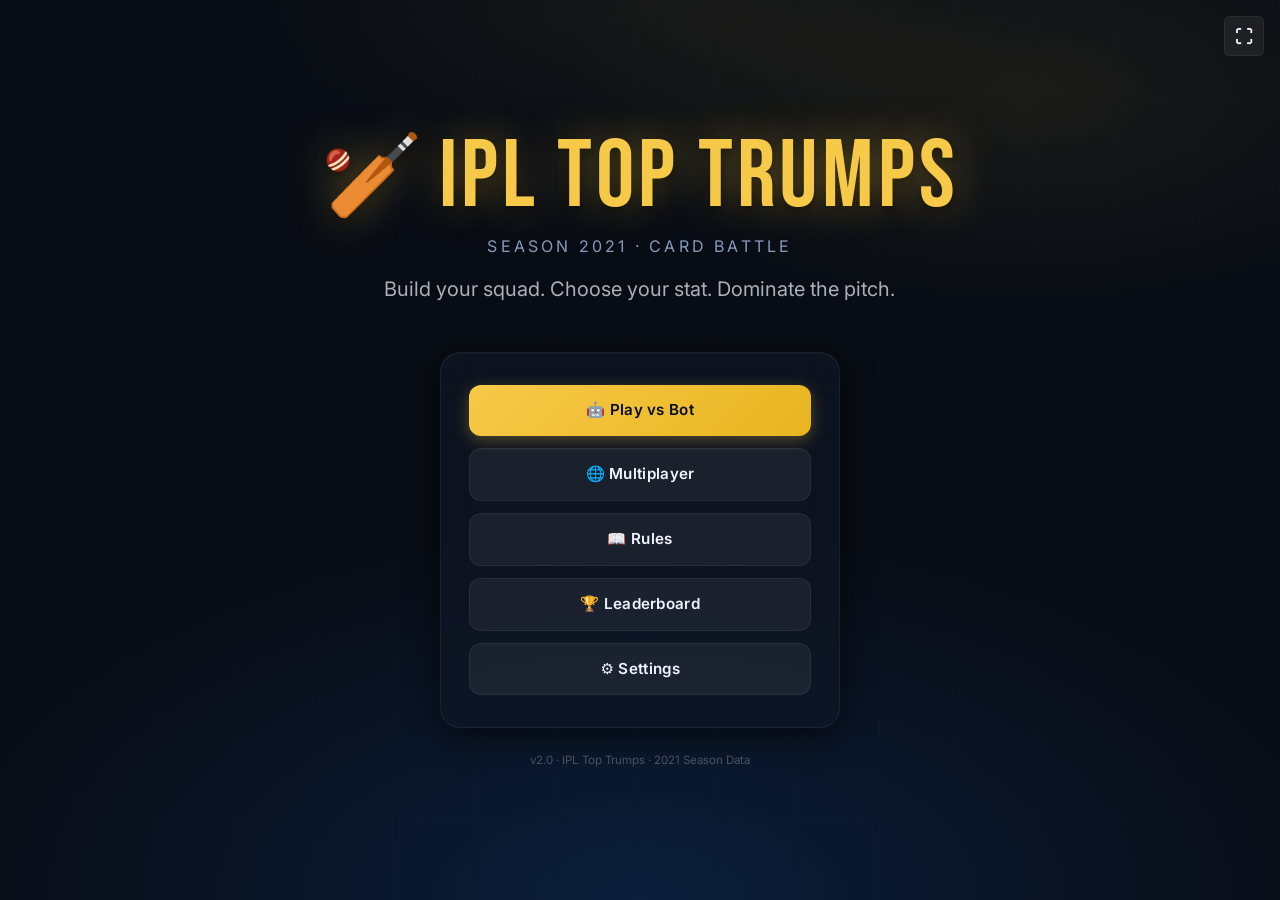
<file: index.html>
<!DOCTYPE html>
<html lang="en">
<head>
  <meta charset="UTF-8">
  <meta name="viewport" content="width=device-width, initial-scale=1.0, viewport-fit=cover">
  <title>IPL Top Trumps</title>
  <meta name="theme-color" content="#080c14">
  <link rel="preconnect" href="https://fonts.googleapis.com">
  <link href="https://fonts.googleapis.com/css2?family=Bebas+Neue&family=Inter:wght@400;500;600;700&family=JetBrains+Mono:wght@400;600&display=swap" rel="stylesheet">
  <link rel="stylesheet" href="css/style.css">
  <link rel="stylesheet" href="css/animations.css">
  <link rel="stylesheet" href="css/responsive.css">
</head>
<body class="stadium-bg">

<div id="toast-container"></div>

<div style="position:fixed;top:16px;right:16px;z-index:10;display:flex;gap:8px;">
  <button id="btn-fullscreen" class="btn btn-secondary btn-icon" title="Fullscreen">⛶</button>
</div>

<div style="display:flex;flex-direction:column;align-items:center;justify-content:center;min-height:100vh;padding:40px 20px;gap:0;">

  <div class="home-hero">
    <div class="home-logo"><span class="logo-icon">🏏</span> IPL TOP TRUMPS</div>
    <p class="home-subtitle">Season 2021 · Card Battle</p>
    <p class="home-tagline">Build your squad. Choose your stat. Dominate the pitch.</p>
  </div>

  <nav class="home-nav">
    <a href="setup.html"        class="btn btn-primary  btn-full">🤖 Play vs Bot</a>
    <a href="multiplayer.html"  class="btn btn-secondary btn-full">🌐 Multiplayer</a>
    <a href="rules.html"        class="btn btn-secondary btn-full">📖 Rules</a>
    <a href="leaderboard.html"  class="btn btn-secondary btn-full">🏆 Leaderboard</a>
    <a href="settings.html"     class="btn btn-secondary btn-full">⚙️ Settings</a>
  </nav>

  <p style="margin-top:24px;font-size:0.72rem;color:var(--text-muted);">v2.0 · IPL Top Trumps · 2021 Season Data</p>
</div>

<script type="module">
  import { applySettings } from './js/shared.js';
  applySettings();
  document.getElementById('btn-fullscreen').addEventListener('click', () => {
    if (!document.fullscreenElement) document.documentElement.requestFullscreen().catch(()=>{});
    else document.exitFullscreen().catch(()=>{});
  });
</script>
</body>
</html>
</file>
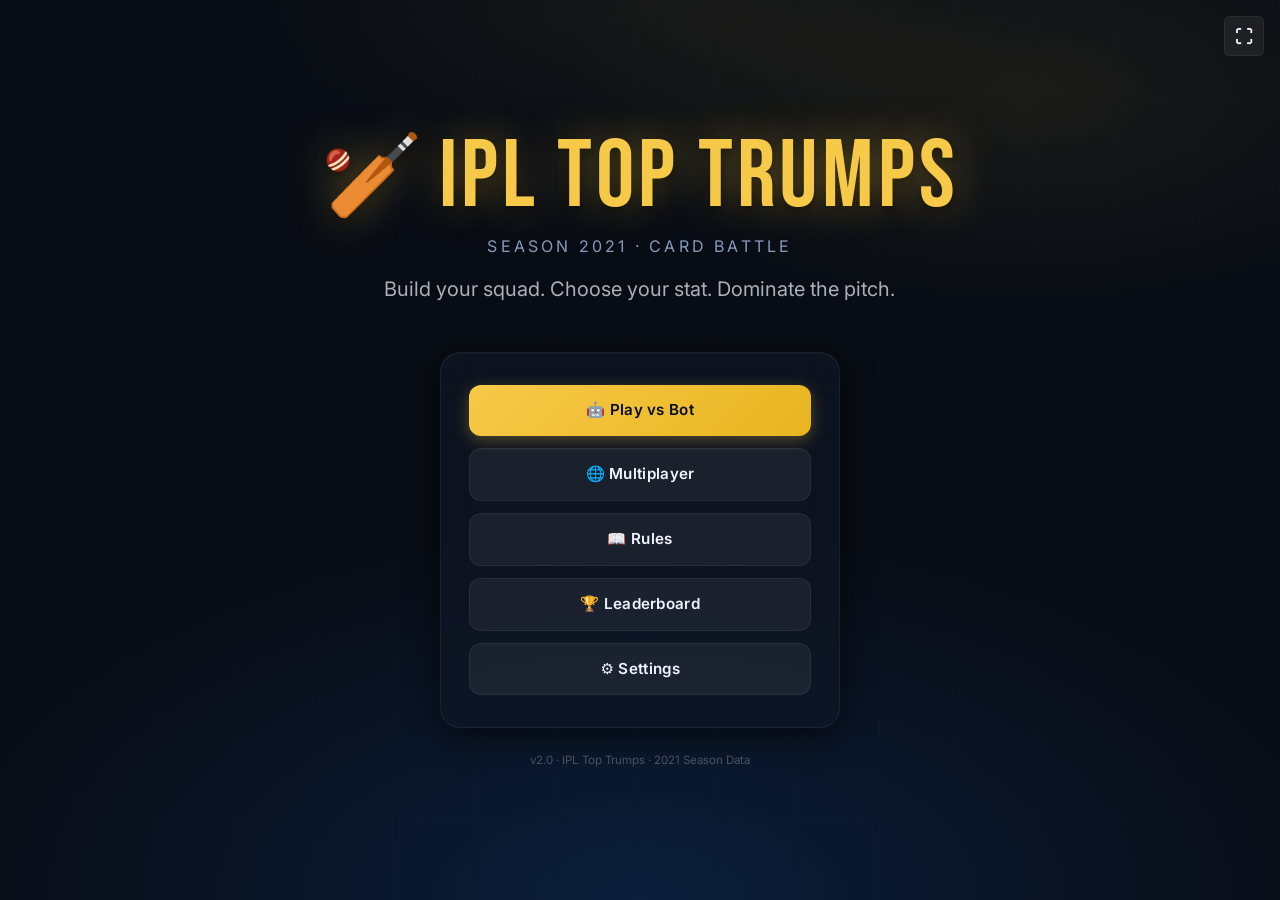
<file: game.html>
<!DOCTYPE html>
<html lang="en">
<head>
  <meta charset="UTF-8">
  <meta name="viewport" content="width=device-width, initial-scale=1.0, maximum-scale=1.0">
  <title>Game · IPL Top Trumps</title>
  <link rel="preconnect" href="https://fonts.googleapis.com">
  <link href="https://fonts.googleapis.com/css2?family=Bebas+Neue&family=Inter:wght@400;500;600;700&family=JetBrains+Mono:wght@400;600&display=swap" rel="stylesheet">
  <link rel="stylesheet" href="css/style.css">
  <link rel="stylesheet" href="css/animations.css">
  <link rel="stylesheet" href="css/responsive.css">
</head>
<body class="game-page">

<div id="toast-container"></div>
<div id="confetti-container" aria-hidden="true"></div>

<div class="game-layout">

  <header class="game-hud">
    <div class="hud-section">
      <div class="hud-stat">
        <span class="hud-stat-value" id="hud-player-cards">—</span>
        <span class="hud-stat-label">Your Cards</span>
      </div>
      <div class="hud-divider"></div>
      <div class="hud-stat">
        <span class="hud-stat-value" id="hud-round">1</span>
        <span class="hud-stat-label">Round</span>
      </div>
      <div class="hud-divider"></div>
      <div class="hud-stat">
        <span class="hud-stat-value" id="hud-pot">0</span>
        <span class="hud-stat-label">Pot</span>
      </div>
    </div>

    <div id="turn-indicator" class="turn-indicator">Loading…</div>

    <div class="hud-section">
      <div class="hud-stat">
        <span class="hud-stat-value" id="hud-opponent-cards">—</span>
        <span class="hud-stat-label" id="hud-opponent-label">Opponent</span>
      </div>
      <div class="hud-divider"></div>
      <span class="turn-timer" id="turn-timer">20</span>
    </div>
  </header>

  <main class="game-arena">
    <section class="arena-section" aria-label="Your card">
      <div class="arena-label">You — <span id="your-name-label"></span></div>
      <div id="player-card-container"></div>
    </section>
    <section class="arena-section" aria-label="Opponent card">
      <div class="arena-label" id="opponent-label">Opponent</div>
      <div id="opponent-card-container"></div>
    </section>
  </main>

  <footer style="padding:6px 16px;display:flex;align-items:center;justify-content:center;gap:10px;border-top:1px solid var(--border-subtle);flex-shrink:0;">
    <button id="btn-quit" class="btn btn-secondary">🏠 Quit</button>
    <button id="btn-fullscreen-game" class="btn btn-secondary" title="Toggle Fullscreen">⛶ Fullscreen</button>
  </footer>
</div>

<script type="module">
import { applySettings, showToast } from './js/shared.js';
import { STAT_KEYS, botChooseStat, botThinkDelay, isHigherBetter } from './js/bot.js';
import { drawCard, compareStat, transferCards, addToPot, checkWinner } from './js/deck.js';
import { CountdownTimer } from './js/timer.js';
import { formatNumber, storageGet, storageSet, sleep, getBestStat } from './js/utils.js';
import { playSound } from './js/audio.js';

applySettings();

/* ════════════════════════════════════════════════════════════════════════
   LOAD INITIAL STATE
   ════════════════════════════════════════════════════════════════════════ */
const raw = sessionStorage.getItem('ipl_game_state');
if (!raw) { window.location.href = 'index.html'; throw new Error('no state'); }
const INIT = JSON.parse(raw);
sessionStorage.removeItem('ipl_game_state');

const IS_MULTIPLAYER = INIT.mode === 'multiplayer';

setText('your-name-label',    INIT.playerName   || 'You');
setText('opponent-label',     INIT.opponentName || 'Opponent');
setText('hud-opponent-label', (INIT.opponentName || 'Opponent') + ' Cards');

const timer = new CountdownTimer({
  duration: 20,
  onTick: (s) => {
    const el = document.getElementById('turn-timer');
    if (el) { el.textContent = s; el.className = `turn-timer ${s <= 5 ? 'timer-urgent' : ''}`; }
  },
  onExpire: () => { if (onTimerExpire) onTimerExpire(); }
});
let onTimerExpire = null;

document.getElementById('btn-quit').addEventListener('click', async () => {
  if (!confirm('Quit this game and go home?')) return;
  if (IS_MULTIPLAYER) {
    const { stopListening } = await import('./js/firebase.js');
    stopListening(INIT.roomId);
  }
  window.location.href = 'index.html';
});

/* ════════════════════════════════════════════════════════════════════════
   BOT MODE — fully local, simple turn loop
   ════════════════════════════════════════════════════════════════════════ */
if (!IS_MULTIPLAYER) {
  runBotGame();
}

async function runBotGame() {
  const B = {
    playerName:   INIT.playerName,
    opponentName: INIT.opponentName,
    difficulty:   INIT.difficulty,
    playerDeck:   INIT.playerDeck,
    opponentDeck: INIT.opponentDeck,
    pot:          [],
    round:        1,
    turn:         'player' // 'player' | 'opponent'
  };

  async function playRound() {
    const pc = drawCard(B.playerDeck);
    const oc = drawCard(B.opponentDeck);
    if (!pc || !oc) { finishBotGame(B.playerDeck.length ? 'player' : 'opponent'); return; }

    updateHUD(B.playerDeck.length, B.opponentDeck.length, B.round, B.pot.length);

    const myTurn = B.turn === 'player';
    await flipCard('player-card-container',   pc, { selectable: myTurn });
    await flipCard('opponent-card-container', oc, { faceDown: myTurn });
    setTurnIndicator(myTurn ? '🎯 Your Turn — Choose a stat!' : `⏳ ${B.opponentName} is thinking…`,
                      myTurn ? 'player' : 'opponent');

    if (myTurn) {
      onTimerExpire = () => {
        const p = drawCard(B.playerDeck);
        if (p) { showToast('Time up! Auto-selecting best stat…', 'warning', 2000); chooseStat(getBestStat(p)); }
      };
      bindStatClicks('player-card-container', (stat) => { timer.stop(); chooseStat(stat); });
      timer.start();
    } else {
      await flipCard('opponent-card-container', oc, { faceDown: false });
      await botThinkDelay(800, 1800);
      const stat = botChooseStat(oc, B.difficulty);
      showToast(`${B.opponentName} chose: ${labelOf(stat)}`, 'info', 1800);
      await sleep(600);
      await resolve(stat);
    }

    async function chooseStat(stat) {
      playSound('cardFlip');
      await resolve(stat);
    }

    async function resolve(stat) {
      const result = compareStat(pc, oc, stat);
      await showResult('player-card-container', 'opponent-card-container', pc, oc, stat, result, B.opponentName);

      if (result === 'draw') {
        B.pot = addToPot(B.playerDeck, B.opponentDeck, B.pot);
      } else if (result === 'player') {
        B.pot = transferCards(B.playerDeck, B.opponentDeck, B.pot);
        B.turn = 'player';
      } else {
        B.pot = transferCards(B.opponentDeck, B.playerDeck, B.pot);
        B.turn = 'opponent';
      }
      B.round++;

      const winner = checkWinner(B.playerDeck, B.opponentDeck);
      if (winner) { finishBotGame(winner, B.round - 1); return; }
      await playRound();
    }
  }

  function finishBotGame(winner, rounds) {
    timer.stop();
    saveStats(B.playerName, winner === 'player');
    playSound(winner === 'player' ? 'win' : 'lose');
    sessionStorage.setItem('ipl_win_state', JSON.stringify({
      winner, playerName: B.playerName, opponentName: B.opponentName,
      rounds: rounds ?? B.round - 1, mode: 'bot', difficulty: B.difficulty
    }));
    window.location.href = 'win.html';
  }

  await playRound();
}

/* ════════════════════════════════════════════════════════════════════════
   MULTIPLAYER MODE — room object is the single source of truth.
   Every render reads directly from the latest Firebase snapshot.
   No local deck mutation. No flags. The room tells us exactly what to show.
   ════════════════════════════════════════════════════════════════════════ */
if (IS_MULTIPLAYER) {
  runMultiplayerGame();
}

async function runMultiplayerGame() {
  const { listenForChanges, stopListening, submitStat, updateDeck, setWinner } =
    await import('./js/firebase.js');

  const ROLE = INIT.role; // 'host' | 'guest'
  const ROOM_ID = INIT.roomId;

  // Each Firebase callback invocation gets a sequence number. Only the
  // MOST RECENT invocation is allowed to update the DOM — any older,
  // still-running invocation (e.g. mid-sleep inside showResult) becomes
  // stale the moment a newer snapshot arrives, and silently stops acting.
  // This replaces the old "resolving" boolean which could get stuck true
  // and block legitimate newer frames from ever rendering (the bug you hit).
  let callSeq = 0;
  let resolvedKey = null; // dedup so the SAME chosenStat frame isn't resolved twice

  listenForChanges(ROOM_ID, async (room) => {
    if (!room) return;
    const mySeq = ++callSeq; // this invocation's identity
    const isStale = () => mySeq !== callSeq; // true once a newer snapshot has arrived

    // Game over — go to win screen
    if (room.status === 'finished') {
      stopListening(ROOM_ID);
      const won = room.winner === ROLE;
      saveStats(INIT.playerName, won);
      sessionStorage.setItem('ipl_win_state', JSON.stringify({
        winner: won ? 'player' : 'opponent',
        playerName: INIT.playerName, opponentName: INIT.opponentName,
        rounds: (room.round || 1) - 1, mode: 'multiplayer'
      }));
      window.location.href = 'win.html';
      return;
    }

    const myDeck  = ROLE === 'host' ? room.hostDeck  : room.guestDeck;
    const oppDeck = ROLE === 'host' ? room.guestDeck : room.hostDeck;
    updateHUD(myDeck?.length ?? 0, oppDeck?.length ?? 0, room.round ?? 1, room.pot?.length ?? 0);

    // ── A stat has been chosen this round — resolve it (exactly once) ──────
    if (room.chosenStat && room.statChooser) {
      const key = room.round + '|' + room.chosenStat + '|' + room.statChooser;
      if (resolvedKey === key) return; // this exact round+stat already resolved
      resolvedKey = key;

      timer.stop();
      onTimerExpire = null;

      const hostCard  = (room.hostDeck  || [])[0];
      const guestCard = (room.guestDeck || [])[0];
      if (!hostCard || !guestCard) return;

      // Compare ALWAYS in absolute host-vs-guest terms — no perspective confusion
      const absResult = compareStat(hostCard, guestCard, room.chosenStat); // 'player'=host won
      const iWon   = (ROLE === 'host'  && absResult === 'player')
                  || (ROLE === 'guest' && absResult === 'opponent');
      const isDraw = absResult === 'draw';

      const myCard  = ROLE === 'host' ? hostCard  : guestCard;
      const oppCard = ROLE === 'host' ? guestCard : hostCard;

      const chooserName    = room.statChooser === ROLE ? 'You' : INIT.opponentName;
      const resultForToast = iWon ? 'player' : isDraw ? 'draw' : 'opponent';

      // Show the result animation. If a NEWER snapshot arrives while this
      // await is pending, `isStale()` becomes true — we still let the
      // animation finish for the user, but we will not act on this frame
      // beyond that (the newer invocation already owns the next render).
      await showResult('player-card-container', 'opponent-card-container',
                        myCard, oppCard, room.chosenStat, resultForToast, INIT.opponentName, chooserName);

      // Only the HOST writes the next state — single writer avoids races.
      // Only do this from the invocation that is still current, so we never
      // double-write if this callback somehow re-entered.
      if (ROLE === 'host' && !isStale()) {
        const oldPot    = room.pot || [];
        const hostRest  = (room.hostDeck  || []).slice(1);
        const guestRest = (room.guestDeck || []).slice(1);
        let newHostDeck, newGuestDeck, newPot, nextTurn;

        if (absResult === 'player') {
          newHostDeck  = [...hostRest, ...oldPot, hostCard, guestCard].filter(Boolean);
          newGuestDeck = [...guestRest];
          newPot = []; nextTurn = 'host';
        } else if (absResult === 'opponent') {
          newHostDeck  = [...hostRest];
          newGuestDeck = [...guestRest, ...oldPot, guestCard, hostCard].filter(Boolean);
          newPot = []; nextTurn = 'guest';
        } else {
          newHostDeck  = [...hostRest];
          newGuestDeck = [...guestRest];
          newPot = [...oldPot, hostCard, guestCard].filter(Boolean);
          nextTurn = room.turn;
        }

        if (newGuestDeck.length === 0) { await setWinner(ROOM_ID, 'host');  return; }
        if (newHostDeck.length  === 0) { await setWinner(ROOM_ID, 'guest'); return; }

        await updateDeck(ROOM_ID, newHostDeck, newGuestDeck, newPot, (room.round || 1) + 1, nextTurn);
        // This write clears chosenStat in Firebase → listener fires again
        // with a NEW snapshot → that NEW invocation renders the next turn
        // below. We do not try to render it from here.
      }
      return;
    }

    // ── No stat chosen — show the correct turn UI ──────────────────────────
    // This always reflects whatever the LATEST snapshot says. There is no
    // flag here that can get "stuck" — every new snapshot re-evaluates and
    // re-renders from scratch, which is what makes this reliable.
    const pc = (myDeck  || [])[0];
    const oc = (oppDeck || [])[0];
    if (!pc || !oc) return;

    const myTurn = room.turn === ROLE;

    await flipCard('player-card-container',   pc, { selectable: myTurn });
    if (isStale()) return; // a newer snapshot arrived mid-animation — let it own the render
    await flipCard('opponent-card-container', oc, { faceDown: true });
    if (isStale()) return;

    if (myTurn) {
      setTurnIndicator('🎯 Your Turn — Choose a stat!', 'player');
      onTimerExpire = () => {
        showToast('Time up! Auto-selecting best stat…', 'warning', 2000);
        timer.stop();
        submitStat(ROOM_ID, getBestStat(pc), ROLE);
      };
      bindStatClicks('player-card-container', (stat) => {
        timer.stop();
        onTimerExpire = null;
        playSound('cardFlip');
        setTurnIndicator('📡 Sent! Waiting for result…', 'player');
        submitStat(ROOM_ID, stat, ROLE);
      });
      timer.start();
    } else {
      timer.stop();
      onTimerExpire = null;
      setTurnIndicator(`⏳ ${INIT.opponentName} is choosing…`, 'opponent');
    }
  });
}

/* ════════════════════════════════════════════════════════════════════════
   SHARED RESULT DISPLAY — used by both bot and multiplayer modes
   ════════════════════════════════════════════════════════════════════════ */
async function showResult(myContainerId, oppContainerId, myCard, oppCard, statKey, result, opponentName, chooserName) {
  // result: 'player' = I won, 'opponent' = they won, 'draw'
  const myClass  = result === 'player' ? 'win' : result === 'draw' ? 'draw' : 'lose';
  const oppClass = result === 'opponent' ? 'win' : result === 'draw' ? 'draw' : 'lose';

  renderCardEl(myContainerId,  myCard,  { highlightStat: statKey, resultClass: myClass });
  renderCardEl(oppContainerId, oppCard, { highlightStat: statKey, resultClass: oppClass });

  if (result === 'player')        playSound('win');
  else if (result === 'opponent') playSound('lose');
  else                             playSound('draw');

  const lbl  = labelOf(statKey);
  const hint = !isHigherBetter(statKey) ? ' (lower wins)' : '';
  const who  = chooserName ? `${chooserName} chose ` : '';
  const msgs = {
    player:   `🏆 You win! ${who}${lbl}${hint}: ${myCard[statKey]} vs ${oppCard[statKey]}`,
    opponent: `💀 ${opponentName} wins! ${who}${lbl}${hint}: ${myCard[statKey]} vs ${oppCard[statKey]}`,
    draw:     `🤝 Draw! ${lbl}: ${myCard[statKey]} each — Cards go to pot.`
  };
  showToast(msgs[result], result === 'player' ? 'success' : result === 'opponent' ? 'error' : 'warning', 3000);
  await sleep(2400);
}

/* ════════════════════════════════════════════════════════════════════════
   STATS / LEADERBOARD
   ════════════════════════════════════════════════════════════════════════ */
function saveStats(name, won) {
  const board = storageGet('ipl_leaderboard') || [];
  const ex = board.find(e => e.name === name);
  if (ex) {
    ex.played++; if (won) ex.wins++; else ex.losses++;
    ex.winRate = Math.round((ex.wins / ex.played) * 100);
  } else {
    board.push({ name, wins: won?1:0, losses: won?0:1, played:1, winRate: won?100:0 });
  }
  storageSet('ipl_leaderboard', board);
}

/* ════════════════════════════════════════════════════════════════════════
   UI HELPERS
   ════════════════════════════════════════════════════════════════════════ */
function updateHUD(myCards, oppCards, round, pot) {
  setText('hud-player-cards',   myCards);
  setText('hud-opponent-cards', oppCards);
  setText('hud-round',          round);
  setText('hud-pot',            pot);
}

function setTurnIndicator(msg, turn) {
  const el = document.getElementById('turn-indicator');
  if (el) { el.textContent = msg; el.className = `turn-indicator turn-${turn}`; }
}

async function flipCard(containerId, player, opts = {}) {
  const c = document.getElementById(containerId);
  if (!c) return;
  c.classList.add('flipping');
  await sleep(260);
  renderCardEl(containerId, player, opts);
  c.classList.remove('flipping');
}

function renderCardEl(containerId, player, opts = {}) {
  const c = document.getElementById(containerId);
  if (c) c.innerHTML = buildCardHTML(player, opts);
}

function buildCardHTML(player, { selectable=false, faceDown=false, highlightStat=null, resultClass=null } = {}) {
  if (faceDown) return `
    <div class="player-card card-back">
      <div class="card-back-pattern">
        <div class="card-back-logo">🏏</div>
        <div class="card-back-text">IPL Top Trumps</div>
      </div>
    </div>`;

  const stats = STAT_KEYS.map(({ key, label, higherWins }) => {
    const val = player[key];
    if (val === undefined || val === null) return '';
    const isBowl = key === 'economy' || key === 'bowlingAverage';
    if (isBowl && Number(val) === 0) return `
      <div class="stat-row stat-na" title="${label} — not applicable">
        <span class="stat-label">${label}</span>
        <span class="stat-value">N/A</span>
      </div>`;
    const hi  = key === highlightStat ? 'highlighted' : '';
    const dirIcon = !higherWins ? ' ▼' : '';
    if (selectable) {
      return `
        <button type="button" class="stat-row selectable ${hi}" data-stat="${key}"
                title="${label}${!higherWins ? ' (lower is better)' : ''}">
          <span class="stat-label">${label}${dirIcon}</span>
          <span class="stat-value">${formatNumber(val)}</span>
        </button>`;
    }
    return `
      <div class="stat-row ${hi}" title="${label}${!higherWins ? ' (lower is better)' : ''}">
        <span class="stat-label">${label}${dirIcon}</span>
        <span class="stat-value">${formatNumber(val)}</span>
      </div>`;
  }).join('');

  const badge = resultClass ? `<div class="card-result-badge badge-${resultClass}">${resultClass.toUpperCase()}</div>` : '';
  const roleIcons = { Batsman:'🏏', Bowler:'⚾', 'All Rounder':'⚡', 'Wicket Keeper':'🧤' };

  return `
    <div class="player-card ${resultClass ? 'card-'+resultClass : ''}">
      ${badge}
      <div class="card-header" style="background:linear-gradient(135deg,${player.teamColor}cc,${player.teamColor}33);">
        <img class="card-image" src="${player.image}" alt="${player.name}"
             onerror="this.src='assets/images/players/placeholder.svg'">
        <div class="card-header-info">
          <div class="card-team-badge" style="background:${player.teamColor}">${player.teamShort}</div>
        </div>
      </div>
      <div class="card-body">
        <h3 class="card-name">${player.name}</h3>
        <div class="card-meta">
          <span class="card-role">${roleIcons[player.role]||'🏏'} ${player.role}</span>
          <span class="card-nationality">${player.battingHand}-hand</span>
        </div>
        <div class="card-stats">${stats}</div>
      </div>
    </div>`;
}

// Single delegated listener handles BOTH click and touch reliably —
// using a real <button> element for selectable rows fixes mobile taps.
function bindStatClicks(containerId, onPick) {
  const c = document.getElementById(containerId);
  if (!c) return;
  c.querySelectorAll('.stat-row.selectable').forEach(btn => {
    btn.addEventListener('click', () => onPick(btn.dataset.stat), { passive: true });
  });
}

function labelOf(key) { return STAT_KEYS.find(s => s.key === key)?.label ?? key; }
function setText(id, val) { const e = document.getElementById(id); if (e) e.textContent = val; }

// ── Fullscreen ────────────────────────────────────────────────────────────
const btnFs = document.getElementById('btn-fullscreen-game');
if (btnFs) {
  btnFs.addEventListener('click', () => {
    if (!document.fullscreenElement) {
      document.documentElement.requestFullscreen().catch(() => {});
      btnFs.textContent = '✕ Exit Full';
    } else {
      document.exitFullscreen().catch(() => {});
      btnFs.textContent = '⛶ Fullscreen';
    }
  });
  document.addEventListener('fullscreenchange', () => {
    if (!document.fullscreenElement) btnFs.textContent = '⛶ Fullscreen';
  });
}
</script>
</body>
</html>
</file>
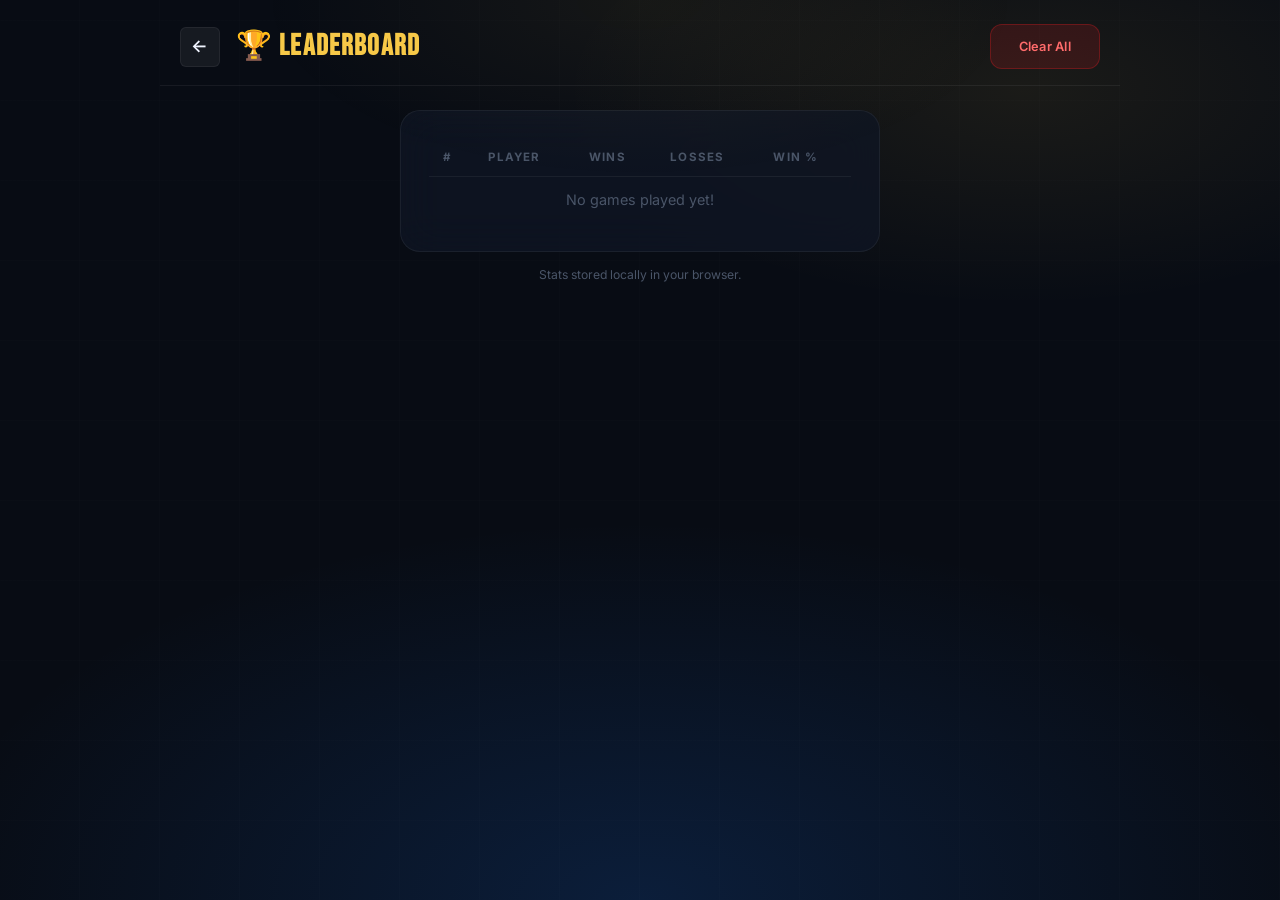
<file: leaderboard.html>
<!DOCTYPE html>
<html lang="en">
<head>
  <meta charset="UTF-8">
  <meta name="viewport" content="width=device-width, initial-scale=1.0">
  <title>Leaderboard · IPL Top Trumps</title>
  <link rel="preconnect" href="https://fonts.googleapis.com">
  <link href="https://fonts.googleapis.com/css2?family=Bebas+Neue&family=Inter:wght@400;500;600;700&display=swap" rel="stylesheet">
  <link rel="stylesheet" href="css/style.css">
  <link rel="stylesheet" href="css/animations.css">
  <link rel="stylesheet" href="css/responsive.css">
</head>
<body class="stadium-bg page-wrap">

<div id="toast-container"></div>

<div class="page-header">
  <a href="index.html" class="btn btn-secondary btn-icon" aria-label="Back">←</a>
  <h1 class="page-title">🏆 Leaderboard</h1>
  <button id="btn-clear" class="btn btn-danger" style="margin-left:auto;font-size:0.8rem;">Clear All</button>
</div>

<div class="page-content">
  <div class="lobby-card">
    <table class="leaderboard-table">
      <thead>
        <tr>
          <th>#</th><th>Player</th><th>Wins</th><th>Losses</th><th>Win %</th>
        </tr>
      </thead>
      <tbody id="lb-body">
        <tr><td colspan="5" class="empty-state">No games played yet!</td></tr>
      </tbody>
    </table>
  </div>
  <p style="margin-top:14px;font-size:0.76rem;color:var(--text-muted);text-align:center;">Stats stored locally in your browser.</p>
</div>

<script type="module">
  import { applySettings, showToast } from './js/shared.js';
  import { storageGet, storageRemove } from './js/utils.js';
  applySettings();

  function render() {
    const body = document.getElementById('lb-body');
    const entries = (storageGet('ipl_leaderboard') || []).sort((a,b) => b.wins - a.wins);
    if (!entries.length) {
      body.innerHTML = '<tr><td colspan="5" class="empty-state">No games played yet!</td></tr>';
      return;
    }
    body.innerHTML = entries.map((e,i) => `
      <tr class="${i<3?'top-'+(i+1):''}">
        <td>${i===0?'🥇':i===1?'🥈':i===2?'🥉':i+1}</td>
        <td>${e.name}</td>
        <td>${e.wins}</td>
        <td>${e.losses}</td>
        <td>${e.winRate}%</td>
      </tr>`).join('');
  }

  render();

  document.getElementById('btn-clear').addEventListener('click', () => {
    if (confirm('Clear all leaderboard entries?')) {
      storageRemove('ipl_leaderboard');
      render();
      showToast('Leaderboard cleared.', 'success');
    }
  });
</script>
</body>
</html>
</file>
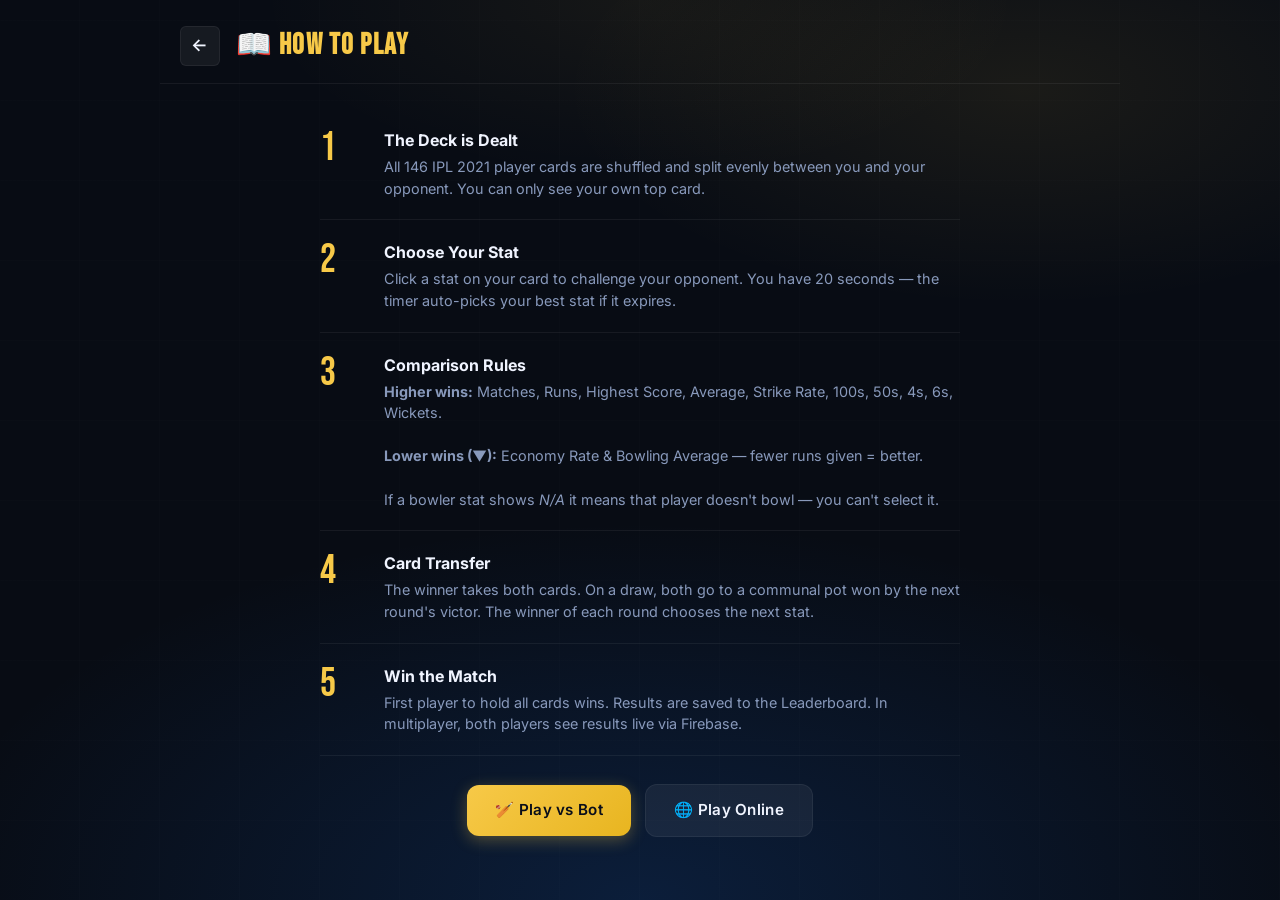
<file: rules.html>
<!DOCTYPE html>
<html lang="en">
<head>
  <meta charset="UTF-8">
  <meta name="viewport" content="width=device-width, initial-scale=1.0">
  <title>Rules · IPL Top Trumps</title>
  <link rel="preconnect" href="https://fonts.googleapis.com">
  <link href="https://fonts.googleapis.com/css2?family=Bebas+Neue&family=Inter:wght@400;500;600;700&display=swap" rel="stylesheet">
  <link rel="stylesheet" href="css/style.css">
  <link rel="stylesheet" href="css/animations.css">
  <link rel="stylesheet" href="css/responsive.css">
</head>
<body class="stadium-bg page-wrap">

<div class="page-header">
  <a href="index.html" class="btn btn-secondary btn-icon" aria-label="Back">←</a>
  <h1 class="page-title">📖 How to Play</h1>
</div>

<div class="page-content">
  <div class="rules-content">

    <div class="rules-step">
      <div class="rules-step-number">1</div>
      <div>
        <div class="rules-step-title">The Deck is Dealt</div>
        <div class="rules-step-desc">All 146 IPL 2021 player cards are shuffled and split evenly between you and your opponent. You can only see your own top card.</div>
      </div>
    </div>

    <div class="rules-step">
      <div class="rules-step-number">2</div>
      <div>
        <div class="rules-step-title">Choose Your Stat</div>
        <div class="rules-step-desc">Click a stat on your card to challenge your opponent. You have 20 seconds — the timer auto-picks your best stat if it expires.</div>
      </div>
    </div>

    <div class="rules-step">
      <div class="rules-step-number">3</div>
      <div>
        <div class="rules-step-title">Comparison Rules</div>
        <div class="rules-step-desc">
          <strong>Higher wins:</strong> Matches, Runs, Highest Score, Average, Strike Rate, 100s, 50s, 4s, 6s, Wickets.<br><br>
          <strong>Lower wins (▼):</strong> Economy Rate &amp; Bowling Average — fewer runs given = better.<br><br>
          If a bowler stat shows <em>N/A</em> it means that player doesn't bowl — you can't select it.
        </div>
      </div>
    </div>

    <div class="rules-step">
      <div class="rules-step-number">4</div>
      <div>
        <div class="rules-step-title">Card Transfer</div>
        <div class="rules-step-desc">The winner takes both cards. On a draw, both go to a communal pot won by the next round's victor. The winner of each round chooses the next stat.</div>
      </div>
    </div>

    <div class="rules-step">
      <div class="rules-step-number">5</div>
      <div>
        <div class="rules-step-title">Win the Match</div>
        <div class="rules-step-desc">First player to hold all cards wins. Results are saved to the Leaderboard. In multiplayer, both players see results live via Firebase.</div>
      </div>
    </div>

    <div style="margin-top:28px;text-align:center;">
      <a href="setup.html" class="btn btn-primary" style="margin-right:10px;">🏏 Play vs Bot</a>
      <a href="multiplayer.html" class="btn btn-secondary">🌐 Play Online</a>
    </div>

  </div>
</div>

<script type="module">
  import { applySettings } from './js/shared.js';
  applySettings();
</script>
</body>
</html>
</file>
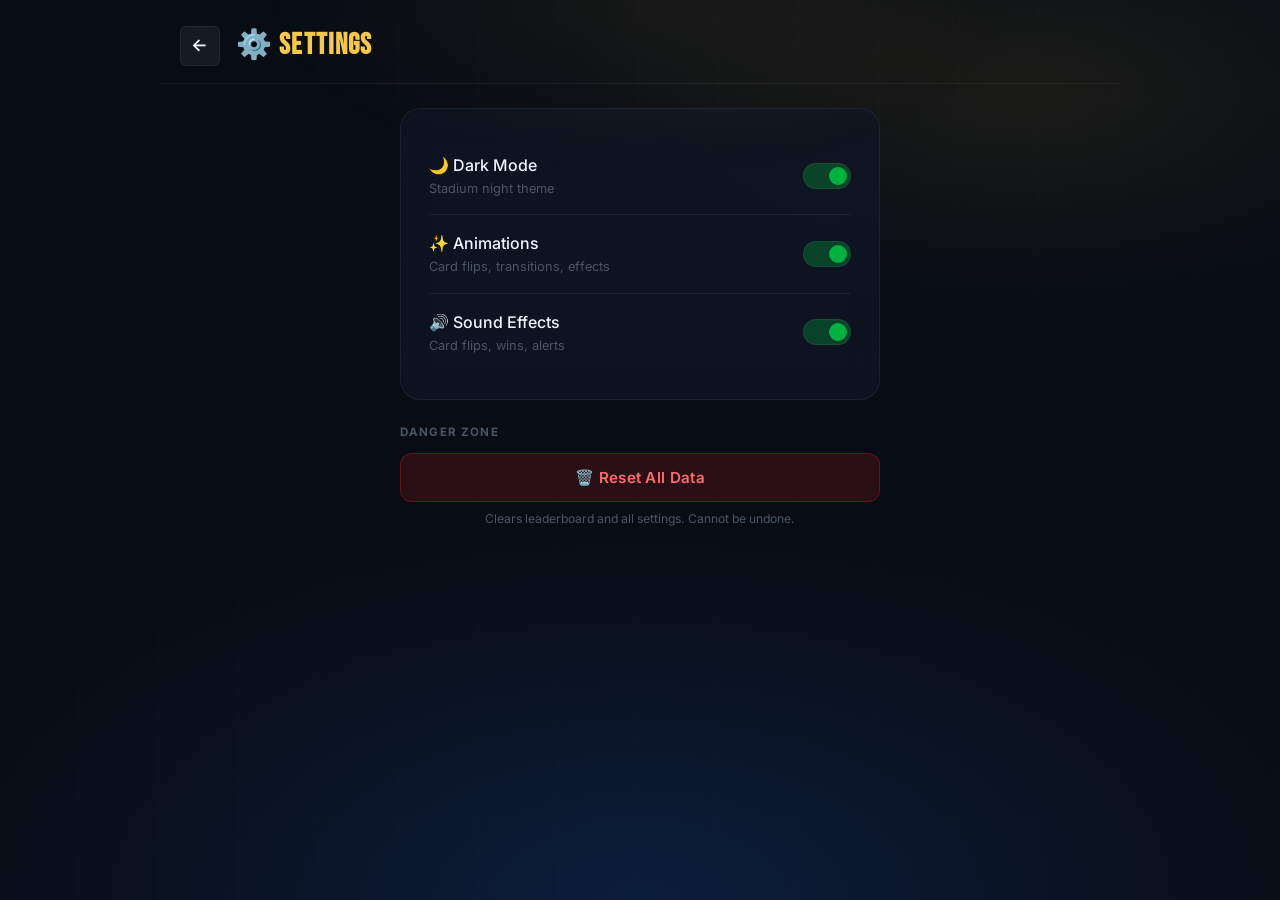
<file: settings.html>
<!DOCTYPE html>
<html lang="en">
<head>
  <meta charset="UTF-8">
  <meta name="viewport" content="width=device-width, initial-scale=1.0">
  <title>Settings · IPL Top Trumps</title>
  <link rel="preconnect" href="https://fonts.googleapis.com">
  <link href="https://fonts.googleapis.com/css2?family=Bebas+Neue&family=Inter:wght@400;500;600;700&display=swap" rel="stylesheet">
  <link rel="stylesheet" href="css/style.css">
  <link rel="stylesheet" href="css/animations.css">
  <link rel="stylesheet" href="css/responsive.css">
</head>
<body class="stadium-bg page-wrap">

<div id="toast-container"></div>

<div class="page-header">
  <a href="index.html" class="btn btn-secondary btn-icon" aria-label="Back">←</a>
  <h1 class="page-title">⚙️ Settings</h1>
</div>

<div class="page-content" style="max-width:520px;margin:0 auto;">
  <div class="lobby-card">

    <div class="settings-row">
      <div>
        <div class="settings-label">🌙 Dark Mode</div>
        <div class="settings-hint">Stadium night theme</div>
      </div>
      <label class="toggle-switch">
        <input type="checkbox" id="toggle-darkMode">
        <span class="toggle-slider"></span>
      </label>
    </div>

    <div class="settings-row">
      <div>
        <div class="settings-label">✨ Animations</div>
        <div class="settings-hint">Card flips, transitions, effects</div>
      </div>
      <label class="toggle-switch">
        <input type="checkbox" id="toggle-animations">
        <span class="toggle-slider"></span>
      </label>
    </div>

    <div class="settings-row">
      <div>
        <div class="settings-label">🔊 Sound Effects</div>
        <div class="settings-hint">Card flips, wins, alerts</div>
      </div>
      <label class="toggle-switch">
        <input type="checkbox" id="toggle-sound">
        <span class="toggle-slider"></span>
      </label>
    </div>

  </div>

  <div style="margin-top:24px;">
    <h3 style="font-size:0.72rem;color:var(--text-muted);text-transform:uppercase;letter-spacing:0.1em;margin-bottom:12px;">Danger Zone</h3>
    <button id="btn-reset" class="btn btn-danger btn-full">🗑️ Reset All Data</button>
    <p style="margin-top:8px;font-size:0.76rem;color:var(--text-muted);text-align:center;">Clears leaderboard and all settings. Cannot be undone.</p>
  </div>
</div>

<script type="module">
  import { applySettings, showToast } from './js/shared.js';
  import { storageGet, storageSet, storageRemove } from './js/utils.js';

  const defaults = { darkMode: true, animations: true, sound: true };
  let settings = { ...defaults, ...(storageGet('ipl_settings') || {}) };

  // Sync toggles
  ['darkMode','animations','sound'].forEach(key => {
    const t = document.getElementById(`toggle-${key}`);
    if (t) {
      t.checked = settings[key] !== false;
      t.addEventListener('change', () => {
        settings[key] = t.checked;
        storageSet('ipl_settings', settings);
        applySettings();
        showToast(`${key} ${t.checked ? 'enabled' : 'disabled'}.`, 'info', 2000);
      });
    }
  });

  applySettings();

  document.getElementById('btn-reset').addEventListener('click', () => {
    if (confirm('Reset all leaderboard and settings data? Cannot be undone.')) {
      storageRemove('ipl_leaderboard');
      storageRemove('ipl_settings');
      showToast('All data reset.', 'success');
      setTimeout(() => location.reload(), 1200);
    }
  });
</script>
</body>
</html>
</file>
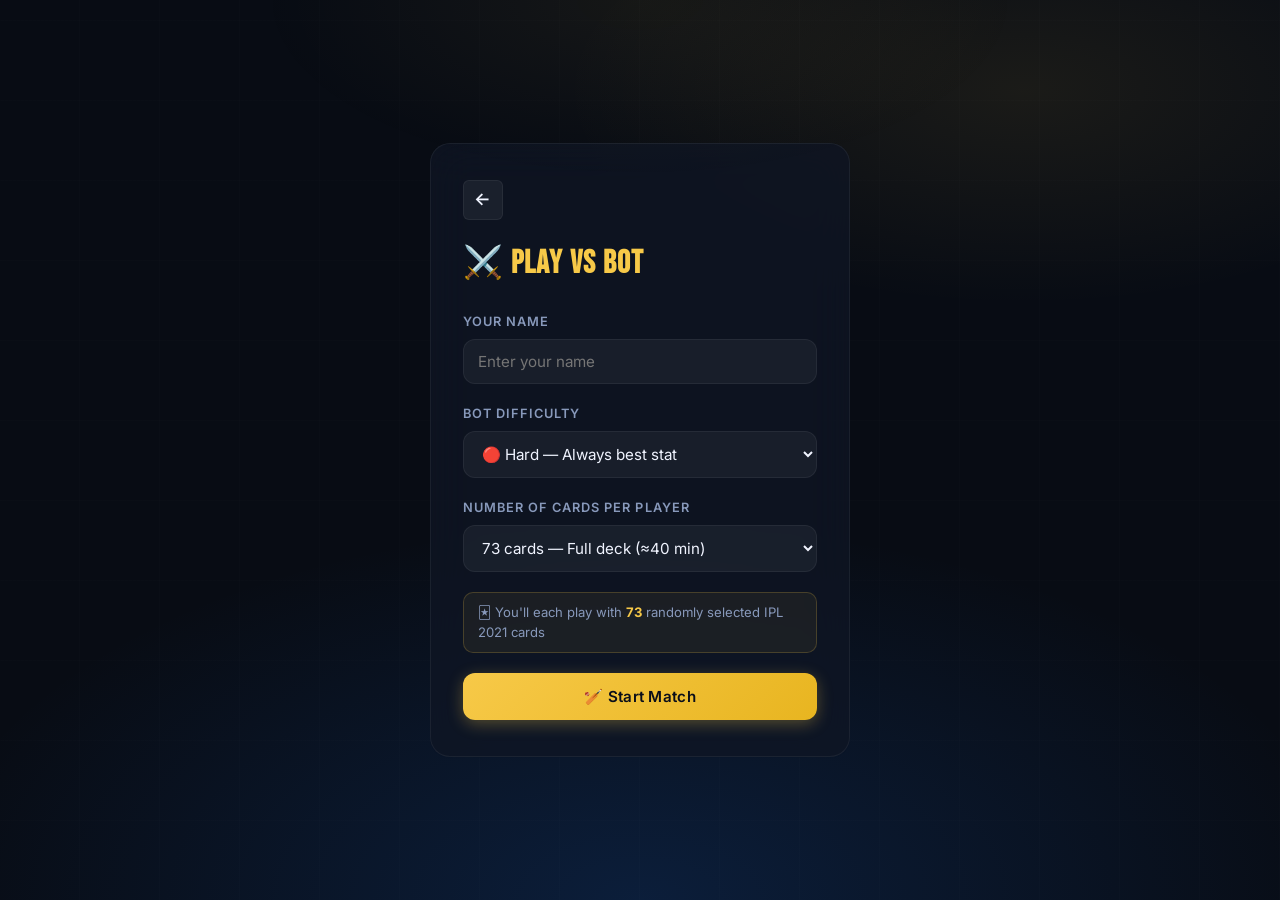
<file: setup.html>
<!DOCTYPE html>
<html lang="en">
<head>
  <meta charset="UTF-8">
  <meta name="viewport" content="width=device-width, initial-scale=1.0">
  <title>Play vs Bot · IPL Top Trumps</title>
  <link rel="preconnect" href="https://fonts.googleapis.com">
  <link href="https://fonts.googleapis.com/css2?family=Bebas+Neue&family=Inter:wght@400;500;600;700&family=JetBrains+Mono:wght@400;600&display=swap" rel="stylesheet">
  <link rel="stylesheet" href="css/style.css">
  <link rel="stylesheet" href="css/animations.css">
  <link rel="stylesheet" href="css/responsive.css">
</head>
<body class="stadium-bg" style="display:flex;align-items:center;justify-content:center;min-height:100vh;padding:20px;">

<div id="toast-container"></div>

<div class="setup-card">
  <a href="index.html" class="btn btn-secondary btn-icon" style="margin-bottom:20px;" aria-label="Back">←</a>
  <h2>⚔️ Play vs Bot</h2>

  <div class="form-group">
    <label class="form-label" for="player-name">Your Name</label>
    <input type="text" id="player-name" class="form-input" placeholder="Enter your name"
           maxlength="20" autocomplete="off">
  </div>

  <div class="form-group">
    <label class="form-label" for="difficulty">Bot Difficulty</label>
    <select id="difficulty" class="form-select">
      <option value="easy">🟢 Easy — Random picks</option>
      <option value="medium">🟡 Medium — Mixed strategy</option>
      <option value="hard" selected>🔴 Hard — Always best stat</option>
    </select>
  </div>

  <div class="form-group">
    <label class="form-label" for="card-count">Number of Cards per Player</label>
    <select id="card-count" class="form-select">
      <option value="10">10 cards — Quick (≈5 min)</option>
      <option value="20">20 cards — Short (≈10 min)</option>
      <option value="30">30 cards — Medium (≈15 min)</option>
      <option value="50">50 cards — Long (≈25 min)</option>
      <option value="73" selected>73 cards — Full deck (≈40 min)</option>
    </select>
  </div>

  <!-- Live preview -->
  <div style="padding:10px 14px;background:rgba(247,201,72,0.06);border:1px solid rgba(247,201,72,0.2);border-radius:10px;font-size:0.82rem;color:var(--text-secondary);margin-bottom:20px;">
    🃏 You'll each play with <strong style="color:var(--accent-gold)" id="hand-preview">73</strong> randomly selected IPL 2021 cards
  </div>

  <button id="btn-start" class="btn btn-primary btn-full">🏏 Start Match</button>
</div>

<script type="module">
  import { applySettings, showToast } from './js/shared.js';
  import { loadPlayers } from './js/csv-loader.js';
  import { shuffleArray } from './js/utils.js';
  applySettings();

  const cardCountEl  = document.getElementById('card-count');
  const handPreview  = document.getElementById('hand-preview');

  cardCountEl.addEventListener('change', () => {
    handPreview.textContent = cardCountEl.value;
  });

  document.getElementById('btn-start').addEventListener('click', async () => {
    const name      = document.getElementById('player-name').value.trim() || 'Player';
    const diff      = document.getElementById('difficulty').value;
    const cardCount = parseInt(cardCountEl.value);

    const allPlayers = await loadPlayers();
    // Take cardCount*2 random cards, split evenly
    const shuffled   = shuffleArray([...allPlayers]);
    const selected   = shuffled.slice(0, cardCount * 2);
    const playerDeck = selected.slice(0, cardCount);
    const botDeck    = selected.slice(cardCount);

    sessionStorage.setItem('ipl_game_state', JSON.stringify({
      mode:         'bot',
      playerName:   name,
      opponentName: `Bot (${diff})`,
      difficulty:   diff,
      playerDeck,
      opponentDeck: botDeck,
      pot:          [],
      round:        1,
      turn:         'player',
      locked:       false
    }));
    window.location.href = 'game.html';
  });
</script>
</body>
</html>
</file>
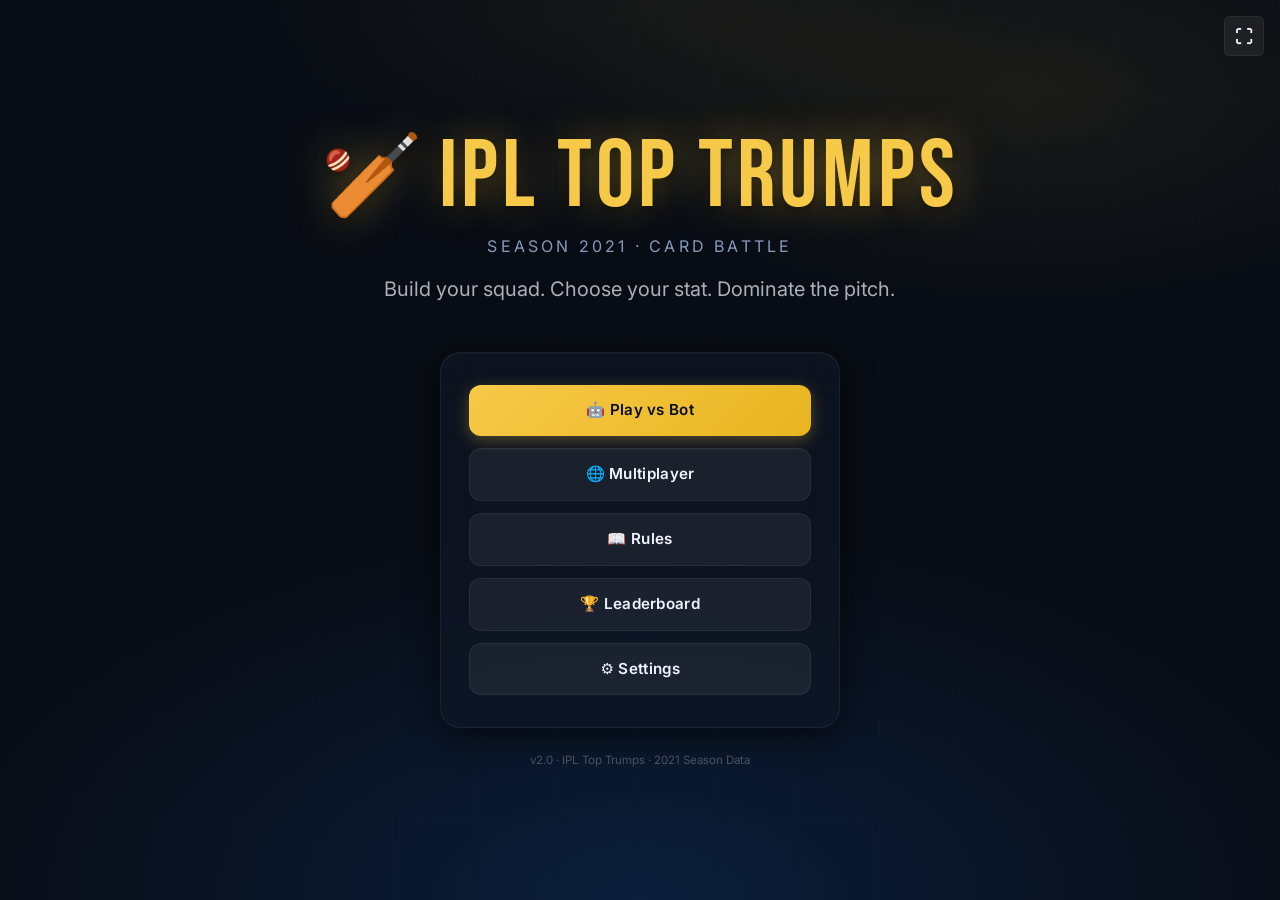
<file: win.html>
<!DOCTYPE html>
<html lang="en">
<head>
  <meta charset="UTF-8">
  <meta name="viewport" content="width=device-width, initial-scale=1.0">
  <title>Result · IPL Top Trumps</title>
  <link rel="preconnect" href="https://fonts.googleapis.com">
  <link href="https://fonts.googleapis.com/css2?family=Bebas+Neue&family=Inter:wght@400;500;600;700&display=swap" rel="stylesheet">
  <link rel="stylesheet" href="css/style.css">
  <link rel="stylesheet" href="css/animations.css">
  <link rel="stylesheet" href="css/responsive.css">
</head>
<body class="win-page stadium-bg">

<div id="confetti-container" aria-hidden="true"></div>
<div id="toast-container"></div>

<div class="win-card" id="win-card">
  <div style="font-size:5rem;" id="win-emoji">🏏</div>
  <h1 id="win-title" style="font-family:'Bebas Neue',sans-serif;font-size:clamp(2.5rem,8vw,4.5rem);letter-spacing:0.04em;margin:12px 0 8px;">—</h1>
  <p id="win-subtitle" style="font-size:1rem;color:var(--text-secondary);margin-bottom:4px;"></p>
  <p id="win-rounds"   style="font-size:0.82rem;color:var(--text-muted);margin-bottom:32px;"></p>

  <div style="display:flex;gap:12px;flex-wrap:wrap;justify-content:center;">
    <button id="btn-rematch" class="btn btn-primary">⚔️ Rematch</button>
    <a href="index.html" class="btn btn-secondary">🏠 Home</a>
  </div>
</div>

<script type="module">
  import { applySettings } from './js/shared.js';
  applySettings();

  const raw = sessionStorage.getItem('ipl_win_state');
  if (!raw) { window.location.href = 'index.html'; }
  const s = JSON.parse(raw);
  // Keep state for rematch
  sessionStorage.setItem('ipl_win_state_keep', raw);

  const isWin = s.winner === 'player';
  document.getElementById('win-emoji').textContent   = isWin ? '🏆' : '💀';
  document.getElementById('win-title').textContent   = isWin ? 'You Win!' : 'You Lose!';
  document.getElementById('win-subtitle').textContent= isWin
    ? `Superb! You crushed ${s.opponentName}!`
    : `${s.opponentName} wins this time. Better luck next match!`;
  document.getElementById('win-rounds').textContent  = `Completed in ${s.rounds} rounds`;

  const card = document.getElementById('win-card');
  if (isWin) {
    card.style.borderColor = 'rgba(0,177,64,0.4)';
    card.style.boxShadow   = '0 0 48px rgba(0,177,64,0.2)';
    confetti();
  } else {
    card.style.borderColor = 'rgba(236,28,36,0.3)';
    card.style.boxShadow   = '0 0 48px rgba(236,28,36,0.15)';
  }

  // Rematch — rebuild deck and go back to game
  document.getElementById('btn-rematch').addEventListener('click', async () => {
    const { loadPlayers } = await import('./js/csv-loader.js');
    const { buildDeck, dealCards } = await import('./js/deck.js');
    const players = await loadPlayers();
    const deck = buildDeck(players);
    const { player: playerDeck, opponent: botDeck } = dealCards(deck);
    sessionStorage.setItem('ipl_game_state', JSON.stringify({
      mode:         s.mode,
      playerName:   s.playerName,
      opponentName: s.opponentName,
      difficulty:   s.difficulty,
      playerDeck,
      opponentDeck: botDeck,
      pot: [], round: 1, turn: 'player'
    }));
    window.location.href = 'game.html';
  });

  function confetti() {
    const c = document.getElementById('confetti-container');
    const cols = ['#f7c948','#ec1c24','#004ba0','#00b140','#9b59b6','#FDB913'];
    for (let i = 0; i < 90; i++) {
      const p = document.createElement('div');
      p.className = 'confetti-piece';
      p.style.cssText = `left:${Math.random()*100}%;background:${cols[i%6]};`
        + `animation-duration:${1.5+Math.random()*2}s;animation-delay:${Math.random()*0.8}s;`
        + `transform:rotate(${Math.random()*360}deg);`;
      c.appendChild(p);
    }
    setTimeout(() => c.innerHTML='', 4500);
  }
</script>
</body>
</html>
</file>
<file: css/style.css>
/* style.css — IPL Top Trumps — Core Design System */

/* ─── Design Tokens ──────────────────────────────────────────────────────── */
:root {
  /* Stadium Night palette */
  --bg-base:        #080c14;
  --bg-surface:     #0f1624;
  --bg-card:        #141d2e;
  --bg-glass:       rgba(15, 22, 36, 0.75);

  --accent-gold:    #f7c948;
  --accent-red:     #ec1c24;
  --accent-blue:    #1a6fe8;
  --accent-green:   #00b140;

  --text-primary:   #f0f4ff;
  --text-secondary: #8899bb;
  --text-muted:     #4a5568;

  --border-subtle:  rgba(255,255,255,0.06);
  --border-glow:    rgba(247,201,72,0.3);

  --shadow-card:    0 8px 32px rgba(0,0,0,0.6);
  --shadow-glow:    0 0 24px rgba(247,201,72,0.18);

  --radius-sm:      6px;
  --radius-md:      12px;
  --radius-lg:      20px;
  --radius-card:    16px;

  --font-display:   'Bebas Neue', 'Impact', sans-serif;
  --font-body:      'Inter', 'Segoe UI', system-ui, sans-serif;
  --font-mono:      'JetBrains Mono', 'Fira Code', monospace;

  --transition:     0.25s cubic-bezier(0.4, 0, 0.2, 1);
}

/* Light mode overrides */
.light-mode {
  --bg-base:       #f0f4ff;
  --bg-surface:    #e8edf8;
  --bg-card:       #ffffff;
  --bg-glass:      rgba(240,244,255,0.85);
  --text-primary:  #0a0e1a;
  --text-secondary:#334466;
  --text-muted:    #7788aa;
  --border-subtle: rgba(0,0,0,0.08);
}

/* ─── Reset ──────────────────────────────────────────────────────────────── */
*, *::before, *::after { box-sizing: border-box; margin: 0; padding: 0; }

html {
  font-size: 16px;
  scroll-behavior: smooth;
}

body {
  font-family: var(--font-body);
  background: var(--bg-base);
  color: var(--text-primary);
  min-height: 100vh;
  overflow-x: hidden;
  line-height: 1.5;
}

/* ─── Loading Screen ─────────────────────────────────────────────────────── */
#loading-screen {
  position: fixed;
  inset: 0;
  background: var(--bg-base);
  display: flex;
  flex-direction: column;
  align-items: center;
  justify-content: center;
  z-index: 9999;
  gap: 24px;
}

#loading-screen.hidden { display: none; }

.loading-spinner {
  width: 56px;
  height: 56px;
  border: 4px solid var(--border-subtle);
  border-top-color: var(--accent-gold);
  border-radius: 50%;
  animation: spin 0.9s linear infinite;
}

.loading-message {
  color: var(--text-secondary);
  font-size: 0.9rem;
  letter-spacing: 0.05em;
}

/* ─── Screen System ──────────────────────────────────────────────────────── */
.screen { display: block; min-height: 100vh; }
.screen.hidden { display: none; }

/* ─── Stadium Background ─────────────────────────────────────────────────── */
.stadium-bg {
  position: relative;
  background:
    radial-gradient(ellipse 80% 60% at 50% 100%, rgba(26,111,232,0.18) 0%, transparent 70%),
    radial-gradient(ellipse 60% 40% at 80% 10%, rgba(247,201,72,0.08) 0%, transparent 60%),
    var(--bg-base);
  overflow: hidden;
}

.stadium-bg::before {
  content: '';
  position: absolute;
  inset: 0;
  background:
    repeating-linear-gradient(
      90deg,
      transparent 0px,
      transparent 79px,
      rgba(255,255,255,0.015) 80px
    ),
    repeating-linear-gradient(
      0deg,
      transparent 0px,
      transparent 79px,
      rgba(255,255,255,0.015) 80px
    );
  pointer-events: none;
}

/* ─── HOME SCREEN ────────────────────────────────────────────────────────── */
#screen-home {
  display: flex;
  flex-direction: column;
  align-items: center;
  justify-content: center;
  padding: 40px 20px;
  gap: 0;
}

.home-hero {
  text-align: center;
  margin-bottom: 48px;
}

.home-logo {
  display: inline-flex;
  align-items: center;
  gap: 12px;
  font-family: var(--font-display);
  font-size: clamp(3rem, 10vw, 6rem);
  letter-spacing: 0.04em;
  color: var(--accent-gold);
  text-shadow: 0 0 40px rgba(247,201,72,0.4), 0 4px 12px rgba(0,0,0,0.8);
  line-height: 1;
  margin-bottom: 8px;
}

.home-logo .logo-icon { font-size: 0.85em; }

.home-subtitle {
  font-size: clamp(0.85rem, 2.5vw, 1rem);
  color: var(--text-secondary);
  letter-spacing: 0.2em;
  text-transform: uppercase;
}

.home-tagline {
  margin-top: 16px;
  font-size: clamp(1rem, 3vw, 1.25rem);
  color: var(--text-primary);
  opacity: 0.7;
}

/* ─── Glassmorphism Nav Card ─────────────────────────────────────────────── */
.home-nav {
  display: flex;
  flex-direction: column;
  gap: 12px;
  width: 100%;
  max-width: 400px;
  background: var(--bg-glass);
  backdrop-filter: blur(20px);
  -webkit-backdrop-filter: blur(20px);
  border: 1px solid var(--border-subtle);
  border-radius: var(--radius-lg);
  padding: 32px 28px;
  box-shadow: var(--shadow-card), inset 0 1px 0 rgba(255,255,255,0.04);
}

/* ─── Buttons ────────────────────────────────────────────────────────────── */
.btn {
  display: inline-flex;
  align-items: center;
  justify-content: center;
  gap: 8px;
  padding: 14px 28px;
  border: none;
  border-radius: var(--radius-md);
  font-family: var(--font-body);
  font-size: 0.95rem;
  font-weight: 600;
  cursor: pointer;
  text-decoration: none;
  transition: all var(--transition);
  position: relative;
  overflow: hidden;
  letter-spacing: 0.02em;
  white-space: nowrap;
}

.btn:focus-visible {
  outline: 2px solid var(--accent-gold);
  outline-offset: 3px;
}

.btn-primary {
  background: linear-gradient(135deg, var(--accent-gold), #e8b520);
  color: #0a0e1a;
  box-shadow: 0 4px 16px rgba(247,201,72,0.3);
}

.btn-primary:hover {
  transform: translateY(-2px);
  box-shadow: 0 8px 24px rgba(247,201,72,0.45);
}

.btn-primary:active { transform: translateY(0); }

.btn-secondary {
  background: rgba(255,255,255,0.06);
  color: var(--text-primary);
  border: 1px solid var(--border-subtle);
}

.btn-secondary:hover {
  background: rgba(255,255,255,0.1);
  border-color: rgba(255,255,255,0.15);
  transform: translateY(-1px);
}

.btn-danger {
  background: rgba(236,28,36,0.15);
  color: #ff6b6b;
  border: 1px solid rgba(236,28,36,0.3);
}

.btn-danger:hover { background: rgba(236,28,36,0.25); }

.btn-icon {
  width: 40px;
  height: 40px;
  padding: 0;
  border-radius: var(--radius-sm);
  font-size: 1.1rem;
}

.btn:disabled {
  opacity: 0.45;
  cursor: not-allowed;
  transform: none !important;
}

.btn-full { width: 100%; }

/* ─── GAME SCREEN ────────────────────────────────────────────────────────── */
#screen-game {
  display: grid;
  grid-template-rows: auto 1fr auto;
  min-height: 100vh;
  gap: 0;
}

/* HUD / Scoreboard */
.game-hud {
  background: var(--bg-surface);
  border-bottom: 1px solid var(--border-subtle);
  padding: 12px 20px;
  display: flex;
  align-items: center;
  justify-content: space-between;
  gap: 12px;
  flex-wrap: wrap;
}

.hud-section {
  display: flex;
  align-items: center;
  gap: 16px;
}

.hud-stat {
  display: flex;
  flex-direction: column;
  align-items: center;
  min-width: 48px;
}

.hud-stat-value {
  font-family: var(--font-display);
  font-size: 1.5rem;
  color: var(--accent-gold);
  line-height: 1;
}

.hud-stat-label {
  font-size: 0.65rem;
  color: var(--text-muted);
  text-transform: uppercase;
  letter-spacing: 0.08em;
}

.hud-divider {
  width: 1px;
  height: 32px;
  background: var(--border-subtle);
}

/* Turn indicator */
.turn-indicator {
  text-align: center;
  padding: 8px 16px;
  border-radius: var(--radius-md);
  font-weight: 600;
  font-size: 0.9rem;
  transition: all var(--transition);
}

.turn-player  { background: rgba(0,177,64,0.15); color: var(--accent-green); }
.turn-opponent{ background: rgba(236,28,36,0.12); color: #ff6b6b; }

/* Timer */
.turn-timer {
  font-family: var(--font-display);
  font-size: 2rem;
  color: var(--accent-gold);
  min-width: 40px;
  text-align: center;
  transition: color 0.3s;
}

.timer-urgent { color: var(--accent-red); animation: pulse 0.6s ease-in-out infinite alternate; }

/* Game Arena */
.game-arena {
  display: grid;
  grid-template-columns: 1fr 1fr;
  gap: 20px;
  padding: 20px;
  align-items: start;
  max-width: 960px;
  margin: 0 auto;
  width: 100%;
}

.arena-section {
  display: flex;
  flex-direction: column;
  align-items: center;
  gap: 12px;
}

.arena-label {
  font-size: 0.75rem;
  color: var(--text-muted);
  text-transform: uppercase;
  letter-spacing: 0.12em;
  font-weight: 600;
}

/* ─── PLAYER CARD ────────────────────────────────────────────────────────── */
.player-card {
  width: 100%;
  max-width: 320px;
  background: var(--bg-card);
  border: 1px solid var(--border-subtle);
  border-radius: var(--radius-card);
  overflow: hidden;
  box-shadow: var(--shadow-card);
  transition: all var(--transition);
  position: relative;
}

.player-card:hover {
  transform: translateY(-4px);
  box-shadow: var(--shadow-card), var(--shadow-glow);
}

.card-header {
  position: relative;
  height: 180px;
  overflow: hidden;
  display: flex;
  align-items: flex-end;
  padding: 12px;
}

.card-image {
  position: absolute;
  inset: 0;
  width: 100%;
  height: 100%;
  object-fit: cover;
  object-position: top center;
}

.card-header-info {
  position: relative;
  z-index: 1;
}

.card-team-badge {
  display: inline-block;
  padding: 3px 10px;
  border-radius: 20px;
  font-size: 0.7rem;
  font-weight: 800;
  color: #fff;
  letter-spacing: 0.08em;
  text-shadow: 0 1px 2px rgba(0,0,0,0.5);
}

.card-body {
  padding: 12px 14px 14px;
}

.card-name {
  font-family: var(--font-display);
  font-size: 1.3rem;
  letter-spacing: 0.02em;
  color: var(--text-primary);
  line-height: 1.1;
  margin-bottom: 4px;
  white-space: nowrap;
  overflow: hidden;
  text-overflow: ellipsis;
}

.card-meta {
  display: flex;
  gap: 6px;
  margin-bottom: 10px;
}

.card-role, .card-nationality {
  font-size: 0.72rem;
  padding: 2px 8px;
  border-radius: 20px;
  background: rgba(255,255,255,0.06);
  color: var(--text-secondary);
  letter-spacing: 0.04em;
}

/* ─── Stats 2-column grid ────────────────────────────────────────────────── */
.card-stats {
  display: grid;
  grid-template-columns: 1fr 1fr;
  gap: 5px;
}

.stat-row {
  display: flex;
  flex-direction: column;      /* label on top, value below */
  align-items: flex-start;
  justify-content: center;
  padding: 10px 10px;
  min-height: 48px;            /* meets mobile touch-target minimum */
  border-radius: var(--radius-sm);
  border: 1px solid transparent;
  background: rgba(255,255,255,0.03);
  transition: all var(--transition);
  position: relative;
  overflow: hidden;
  gap: 1px;
  width: 100%;
  text-align: left;
  /* Reset native <button> styling so it matches the old <div> look */
  font: inherit;
  color: inherit;
  -webkit-appearance: none;
  appearance: none;
  -webkit-tap-highlight-color: transparent;
}

.stat-row.selectable {
  cursor: pointer;
  border-color: var(--border-subtle);
  touch-action: manipulation; /* removes 300ms tap delay on mobile */
}

.stat-row.selectable:hover,
.stat-row.selectable:active {
  background: rgba(247,201,72,0.12);
  border-color: var(--accent-gold);
  transform: translateY(-1px);
  box-shadow: 0 4px 12px rgba(247,201,72,0.15);
}

.stat-row.selectable:active {
  transform: scale(0.97);
}

.stat-row.highlighted {
  background: rgba(247,201,72,0.15);
  border-color: var(--accent-gold);
  box-shadow: 0 0 10px rgba(247,201,72,0.2);
}

.stat-label {
  font-size: 0.62rem;
  color: var(--text-muted);
  font-weight: 600;
  text-transform: uppercase;
  letter-spacing: 0.06em;
  line-height: 1;
  white-space: nowrap;
  overflow: hidden;
  text-overflow: ellipsis;
  width: 100%;
}

.stat-value {
  font-family: var(--font-mono);
  font-size: 1rem;
  color: var(--text-primary);
  font-weight: 700;
  line-height: 1.1;
}

/* N/A cells still take up grid space but look faded */
.stat-row.stat-na {
  opacity: 0.3;
  cursor: default;
  pointer-events: none;
}

.stat-na .stat-value {
  font-size: 0.8rem;
  color: var(--text-muted);
  font-style: italic;
}

/* Result badges */
.card-result-badge {
  position: absolute;
  top: 12px;
  right: 12px;
  z-index: 10;
  padding: 4px 12px;
  border-radius: 20px;
  font-size: 0.7rem;
  font-weight: 800;
  letter-spacing: 0.1em;
}

.badge-win  { background: var(--accent-green); color: #fff; }
.badge-lose { background: var(--accent-red);   color: #fff; }
.badge-draw { background: var(--accent-blue);  color: #fff; }

.card-win  { border-color: var(--accent-green); box-shadow: 0 0 24px rgba(0,177,64,0.3); }
.card-lose { border-color: var(--accent-red);   box-shadow: 0 0 24px rgba(236,28,36,0.3); }
.card-draw { border-color: var(--accent-blue);  box-shadow: 0 0 24px rgba(26,111,232,0.3); }

/* Card back — no fixed height, matches content card height via min-height */
.card-back {
  min-height: 200px;
  background: linear-gradient(135deg, #0f1624, #141d2e);
  border: 1px solid var(--border-subtle);
  border-radius: var(--radius-card);
  display: flex;
  align-items: center;
  justify-content: center;
  position: relative;
  overflow: hidden;
  width: 100%;
}

.card-back-pattern {
  display: flex;
  flex-direction: column;
  align-items: center;
  gap: 8px;
}

.card-back-logo { font-size: 3rem; opacity: 0.4; }

.card-back-text {
  font-family: var(--font-display);
  font-size: 0.9rem;
  letter-spacing: 0.2em;
  color: var(--accent-gold);
  opacity: 0.5;
}

/* ─── WIN SCREEN ─────────────────────────────────────────────────────────── */
#screen-win-screen {
  display: flex;
  flex-direction: column;
  align-items: center;
  justify-content: center;
  text-align: center;
  padding: 40px 20px;
  gap: 24px;
}

.screen-win  { background: radial-gradient(circle at 50% 40%, rgba(0,177,64,0.15) 0%, transparent 70%); }
.screen-lose { background: radial-gradient(circle at 50% 40%, rgba(236,28,36,0.12) 0%, transparent 70%); }

#win-title {
  font-family: var(--font-display);
  font-size: clamp(3rem, 10vw, 5rem);
  letter-spacing: 0.04em;
  line-height: 1;
}

#win-subtitle { font-size: 1.1rem; color: var(--text-secondary); }
#win-rounds   { font-size: 0.85rem; color: var(--text-muted); }

.win-actions {
  display: flex;
  gap: 12px;
  flex-wrap: wrap;
  justify-content: center;
  margin-top: 8px;
}

/* Confetti */
#confetti-container {
  position: fixed;
  inset: 0;
  pointer-events: none;
  z-index: 100;
  overflow: hidden;
}

.confetti-piece {
  position: absolute;
  top: -10px;
  width: 10px;
  height: 10px;
  border-radius: 2px;
  animation: confetti-fall linear forwards;
}

/* ─── LEADERBOARD ────────────────────────────────────────────────────────── */
.leaderboard-table {
  width: 100%;
  border-collapse: collapse;
  font-size: 0.9rem;
}

.leaderboard-table th {
  text-align: left;
  padding: 10px 14px;
  font-size: 0.72rem;
  text-transform: uppercase;
  letter-spacing: 0.1em;
  color: var(--text-muted);
  border-bottom: 1px solid var(--border-subtle);
}

.leaderboard-table td {
  padding: 12px 14px;
  border-bottom: 1px solid var(--border-subtle);
}

.leaderboard-table tr:last-child td { border-bottom: none; }

.top-1 td:first-child { color: #ffd700; font-size: 1.2rem; }
.top-2 td:first-child { color: #c0c0c0; font-size: 1.1rem; }
.top-3 td:first-child { color: #cd7f32; font-size: 1.1rem; }

.empty-state {
  text-align: center;
  color: var(--text-muted);
  padding: 40px;
}

/* ─── MULTIPLAYER / LOBBY ────────────────────────────────────────────────── */
.lobby-card {
  background: var(--bg-glass);
  backdrop-filter: blur(20px);
  border: 1px solid var(--border-subtle);
  border-radius: var(--radius-lg);
  padding: 28px;
  max-width: 480px;
  margin: 0 auto;
}

.lobby-player-row {
  display: flex;
  align-items: center;
  gap: 12px;
  padding: 12px 0;
  border-bottom: 1px solid var(--border-subtle);
}

.lobby-player-row:last-child { border-bottom: none; }

.status-dot {
  width: 10px;
  height: 10px;
  border-radius: 50%;
  background: var(--text-muted);
  transition: all 0.3s;
  flex-shrink: 0;
}

.status-dot.ready { background: var(--accent-green); box-shadow: 0 0 8px rgba(0,177,64,0.6); }

.room-id-display {
  font-family: var(--font-mono);
  font-size: 1.8rem;
  letter-spacing: 0.25em;
  color: var(--accent-gold);
  text-align: center;
  padding: 12px;
  background: rgba(247,201,72,0.06);
  border: 1px dashed rgba(247,201,72,0.3);
  border-radius: var(--radius-md);
}

/* ─── SETTINGS ───────────────────────────────────────────────────────────── */
.settings-row {
  display: flex;
  align-items: center;
  justify-content: space-between;
  padding: 16px 0;
  border-bottom: 1px solid var(--border-subtle);
}

.settings-row:last-child { border-bottom: none; }

.settings-label { font-weight: 500; }
.settings-hint  { font-size: 0.8rem; color: var(--text-muted); margin-top: 2px; }

/* Toggle switch */
.toggle-switch {
  position: relative;
  width: 48px;
  height: 26px;
  flex-shrink: 0;
}

.toggle-switch input { opacity: 0; width: 0; height: 0; }

.toggle-slider {
  position: absolute;
  inset: 0;
  background: rgba(255,255,255,0.1);
  border-radius: 26px;
  cursor: pointer;
  transition: all 0.3s;
  border: 1px solid var(--border-subtle);
}

.toggle-slider::before {
  content: '';
  position: absolute;
  height: 18px;
  width: 18px;
  left: 3px;
  bottom: 3px;
  background: var(--text-muted);
  border-radius: 50%;
  transition: all 0.3s;
}

.toggle-switch input:checked + .toggle-slider { background: rgba(0,177,64,0.3); }
.toggle-switch input:checked + .toggle-slider::before {
  transform: translateX(22px);
  background: var(--accent-green);
}

/* ─── RULES SCREEN ───────────────────────────────────────────────────────── */
.rules-content { max-width: 640px; margin: 0 auto; }
.rules-step {
  display: flex;
  gap: 16px;
  padding: 20px 0;
  border-bottom: 1px solid var(--border-subtle);
}

.rules-step-number {
  font-family: var(--font-display);
  font-size: 2.5rem;
  color: var(--accent-gold);
  line-height: 1;
  min-width: 48px;
}

.rules-step-title   { font-weight: 700; margin-bottom: 4px; }
.rules-step-desc    { font-size: 0.9rem; color: var(--text-secondary); }

/* ─── GENERIC PAGE LAYOUT ────────────────────────────────────────────────── */
.page-header {
  padding: 24px 20px 16px;
  display: flex;
  align-items: center;
  gap: 16px;
  border-bottom: 1px solid var(--border-subtle);
  max-width: 960px;
  margin: 0 auto;
  width: 100%;
}

.page-title {
  font-family: var(--font-display);
  font-size: 1.8rem;
  letter-spacing: 0.04em;
  color: var(--accent-gold);
}

.page-content {
  max-width: 960px;
  margin: 0 auto;
  padding: 24px 20px;
  width: 100%;
}

/* ─── TOAST ──────────────────────────────────────────────────────────────── */
#toast-container {
  position: fixed;
  bottom: 20px;
  right: 20px;
  z-index: 9000;
  display: flex;
  flex-direction: column;
  gap: 8px;
  pointer-events: none;
}

.toast {
  display: flex;
  align-items: center;
  gap: 10px;
  padding: 12px 16px;
  background: var(--bg-surface);
  border: 1px solid var(--border-subtle);
  border-radius: var(--radius-md);
  font-size: 0.875rem;
  max-width: 320px;
  box-shadow: var(--shadow-card);
  pointer-events: all;
  opacity: 0;
  transform: translateX(20px);
  transition: all 0.3s;
}

.toast.toast-visible { opacity: 1; transform: translateX(0); }
.toast.toast-exit    { opacity: 0; transform: translateX(20px); }

.toast-success { border-left: 3px solid var(--accent-green); }
.toast-error   { border-left: 3px solid var(--accent-red); }
.toast-warning { border-left: 3px solid var(--accent-gold); }
.toast-info    { border-left: 3px solid var(--accent-blue); }

.toast-close {
  margin-left: auto;
  background: none;
  border: none;
  color: var(--text-muted);
  cursor: pointer;
  font-size: 1.1rem;
  padding: 0 2px;
  flex-shrink: 0;
}

/* ─── GAME SETUP ─────────────────────────────────────────────────────────── */
#screen-game-setup {
  display: flex;
  align-items: center;
  justify-content: center;
  min-height: 100vh;
  padding: 40px 20px;
}

.setup-card {
  background: var(--bg-glass);
  backdrop-filter: blur(20px);
  border: 1px solid var(--border-subtle);
  border-radius: var(--radius-lg);
  padding: 36px 32px;
  width: 100%;
  max-width: 420px;
}

.setup-card h2 {
  font-family: var(--font-display);
  font-size: 2rem;
  color: var(--accent-gold);
  margin-bottom: 24px;
  letter-spacing: 0.04em;
}

.form-group { margin-bottom: 20px; }

.form-label {
  display: block;
  font-size: 0.8rem;
  color: var(--text-secondary);
  text-transform: uppercase;
  letter-spacing: 0.08em;
  margin-bottom: 8px;
  font-weight: 600;
}

.form-input, .form-select {
  width: 100%;
  padding: 12px 14px;
  background: rgba(255,255,255,0.05);
  border: 1px solid var(--border-subtle);
  border-radius: var(--radius-md);
  color: var(--text-primary);
  font-family: var(--font-body);
  font-size: 0.95rem;
  transition: border-color var(--transition);
}

.form-input:focus, .form-select:focus {
  outline: none;
  border-color: var(--accent-gold);
  background: rgba(247,201,72,0.04);
}

.form-select option { background: var(--bg-surface); }

/* ─── Animations: disable when requested ────────────────────────────────── */
.no-animations *, .no-animations *::before, .no-animations *::after {
  animation: none !important;
  transition: none !important;
}

/* ─── Stat direction badge (▼ lower-is-better indicator) ─────────────────── */
.stat-dir-badge {
  display: inline-block;
  margin-left: 4px;
  font-size: 0.6rem;
  color: var(--accent-blue);
  vertical-align: middle;
  opacity: 0.75;
}

/* Lower-wins stat (economy/bowling avg) highlighted in blue */
.stat-row.highlighted[data-stat="economy"],
.stat-row.highlighted[data-stat="bowlingAverage"] {
  background: rgba(26,111,232,0.18);
  border-color: var(--accent-blue);
  box-shadow: 0 0 10px rgba(26,111,232,0.2);
}

/* ─── Multi-page additions ───────────────────────────────────────────────── */

/* Every page body fills viewport */
body { min-height: 100vh; }

/* Page wrapper — used on non-game pages */
.page-wrap {
  min-height: 100vh;
  display: flex;
  flex-direction: column;
}

/* Stat direction badge */
.stat-dir-badge {
  display: inline-block;
  margin-left: 4px;
  font-size: 0.6rem;
  color: var(--accent-blue);
  vertical-align: middle;
  opacity: 0.75;
}

/* Lower-wins stat (economy/bowling avg) highlighted in blue */
.stat-row.highlighted[data-stat="economy"],
.stat-row.highlighted[data-stat="bowlingAverage"] {
  background: rgba(26,111,232,0.18);
  border-color: var(--accent-blue);
  box-shadow: 0 0 10px rgba(26,111,232,0.2);
}

/* Game screen — fixed viewport, no page scroll */
body.game-page {
  overflow: hidden;
  height: 100vh;
}

.game-layout {
  display: flex;
  flex-direction: column;
  height: 100vh;
  overflow: hidden;
}

.game-layout .game-arena {
  flex: 1;
  min-height: 0;
  overflow-y: auto;
  display: grid;
  grid-template-columns: 1fr 1fr;
  gap: 16px;
  padding: 16px 20px;
  align-items: start;
  max-width: 960px;
  margin: 0 auto;
  width: 100%;
}

/* Win screen centre */
body.win-page {
  display: flex;
  align-items: center;
  justify-content: center;
  min-height: 100vh;
}

.win-page .win-card {
  text-align: center;
  padding: 48px 32px;
  max-width: 480px;
  width: 100%;
  background: var(--bg-glass);
  backdrop-filter: blur(20px);
  border: 1px solid var(--border-subtle);
  border-radius: var(--radius-lg);
}
</file>
<file: css/animations.css>
/* animations.css — IPL Top Trumps — Motion Design */

/* ─── Keyframes ──────────────────────────────────────────────────────────── */

@keyframes spin {
  to { transform: rotate(360deg); }
}

@keyframes pulse {
  from { opacity: 1; transform: scale(1); }
  to   { opacity: 0.7; transform: scale(1.05); }
}

@keyframes fadeIn {
  from { opacity: 0; }
  to   { opacity: 1; }
}

@keyframes fadeInUp {
  from { opacity: 0; transform: translateY(24px); }
  to   { opacity: 1; transform: translateY(0); }
}

@keyframes fadeInDown {
  from { opacity: 0; transform: translateY(-24px); }
  to   { opacity: 1; transform: translateY(0); }
}

@keyframes slideInLeft {
  from { opacity: 0; transform: translateX(-40px); }
  to   { opacity: 1; transform: translateX(0); }
}

@keyframes slideInRight {
  from { opacity: 0; transform: translateX(40px); }
  to   { opacity: 1; transform: translateX(0); }
}

@keyframes cardFlipIn {
  0%   { transform: rotateY(90deg) scale(0.95); opacity: 0; }
  100% { transform: rotateY(0deg)  scale(1);    opacity: 1; }
}

@keyframes cardFlipOut {
  0%   { transform: rotateY(0deg)  scale(1);    opacity: 1; }
  100% { transform: rotateY(-90deg) scale(0.95); opacity: 0; }
}

@keyframes cardGlow {
  0%   { box-shadow: 0 0 12px rgba(247,201,72,0.2); }
  50%  { box-shadow: 0 0 32px rgba(247,201,72,0.5); }
  100% { box-shadow: 0 0 12px rgba(247,201,72,0.2); }
}

@keyframes winPop {
  0%   { transform: scale(0.8);  opacity: 0; }
  60%  { transform: scale(1.08); opacity: 1; }
  100% { transform: scale(1);    opacity: 1; }
}

@keyframes confetti-fall {
  0%   { transform: translateY(-10px) rotate(0deg);   opacity: 1; }
  100% { transform: translateY(110vh) rotate(720deg); opacity: 0; }
}

@keyframes shimmer {
  0%   { background-position: -200% center; }
  100% { background-position:  200% center; }
}

@keyframes timerPulse {
  0%   { transform: scale(1);    color: var(--accent-gold); }
  50%  { transform: scale(1.15); color: var(--accent-red); }
  100% { transform: scale(1);    color: var(--accent-gold); }
}

@keyframes floatUp {
  0%   { transform: translateY(0)   scale(1);    opacity: 1; }
  100% { transform: translateY(-60px) scale(1.2); opacity: 0; }
}

@keyframes stadiumFlare {
  0%, 100% { opacity: 0.06; }
  50%       { opacity: 0.12; }
}

@keyframes borderGlow {
  0%, 100% { border-color: rgba(247,201,72,0.2); }
  50%       { border-color: rgba(247,201,72,0.6); }
}

/* ─── Applied Animations ─────────────────────────────────────────────────── */

/* Screens animate in */
.screen:not(.hidden) {
  animation: fadeIn 0.3s ease-out;
}

/* Home logo glow */
.home-logo {
  animation: cardGlow 3s ease-in-out infinite;
}

/* Home nav entrance */
.home-nav {
  animation: fadeInUp 0.5s 0.15s both ease-out;
}

/* Home nav buttons stagger */
.home-nav .btn:nth-child(1) { animation: fadeInUp 0.4s 0.2s both ease-out; }
.home-nav .btn:nth-child(2) { animation: fadeInUp 0.4s 0.28s both ease-out; }
.home-nav .btn:nth-child(3) { animation: fadeInUp 0.4s 0.36s both ease-out; }
.home-nav .btn:nth-child(4) { animation: fadeInUp 0.4s 0.44s both ease-out; }
.home-nav .btn:nth-child(5) { animation: fadeInUp 0.4s 0.52s both ease-out; }

/* Card flip animation class (toggled by JS) */
.flipping {
  animation: cardFlipOut 0.28s ease-in forwards;
}

/* Card entrance after flip */
.player-card {
  animation: cardFlipIn 0.32s ease-out;
}

/* Win screen title pop */
#win-title {
  animation: winPop 0.5s 0.1s both ease-out;
}

#win-subtitle {
  animation: fadeInUp 0.4s 0.3s both ease-out;
}

.win-actions {
  animation: fadeInUp 0.4s 0.5s both ease-out;
}

/* Player card arena entrance */
#player-card-container .player-card {
  animation: slideInLeft 0.4s ease-out;
}

#opponent-card-container .player-card {
  animation: slideInRight 0.4s ease-out;
}

/* Timer urgency */
.timer-urgent {
  animation: timerPulse 0.6s ease-in-out infinite;
}

/* Turn indicator transition */
.turn-indicator {
  animation: fadeIn 0.25s ease-out;
}

/* Lobby status dot ready pulse */
.status-dot.ready {
  animation: pulse 1.2s ease-in-out infinite alternate;
}

/* Stat row hover shimmer */
.stat-row.selectable::after {
  content: '';
  position: absolute;
  inset: 0;
  background: linear-gradient(
    90deg,
    transparent 0%,
    rgba(247,201,72,0.06) 50%,
    transparent 100%
  );
  background-size: 200% 100%;
  opacity: 0;
  border-radius: inherit;
  transition: opacity 0.2s;
  pointer-events: none;
}

.stat-row.selectable {
  position: relative;
  overflow: hidden;
}

.stat-row.selectable:hover::after {
  opacity: 1;
  animation: shimmer 1.2s linear infinite;
}

/* Stadium background ambient flare */
.stadium-bg::after {
  content: '';
  position: absolute;
  top: -20%;
  left: 50%;
  transform: translateX(-50%);
  width: 60%;
  height: 40%;
  background: radial-gradient(ellipse, rgba(247,201,72,0.06), transparent 70%);
  pointer-events: none;
  animation: stadiumFlare 4s ease-in-out infinite;
}

/* Leaderboard top rows */
.top-1 { animation: fadeInUp 0.35s 0.05s both; }
.top-2 { animation: fadeInUp 0.35s 0.10s both; }
.top-3 { animation: fadeInUp 0.35s 0.15s both; }

/* Reduced motion */
@media (prefers-reduced-motion: reduce) {
  *, *::before, *::after {
    animation-duration: 0.01ms !important;
    animation-iteration-count: 1 !important;
    transition-duration: 0.01ms !important;
  }
}
</file>
<file: css/responsive.css>
/* responsive.css — IPL Top Trumps — Mobile-first breakpoints */

/* ═══════════════════════════════════════════════════════════════════
   GAME PAGE — the most critical layout to get right on mobile.
   Goal: both cards visible on screen at the same time, no scroll.
   Strategy: use CSS container units + clamp() to scale everything
   fluidly from 320px phones up to 1440px desktops.
═══════════════════════════════════════════════════════════════════ */

/* ── Mobile portrait: ≤ 640px ─────────────────────────────────── */
@media (max-width: 640px) {

  /* HUD: tighten */
  .game-hud {
    padding: 6px 10px;
    gap: 6px;
    flex-wrap: nowrap;
  }

  .hud-section { gap: 8px; }
  .hud-stat-value { font-size: 1rem; }
  .hud-stat-label { font-size: 0.55rem; }
  .hud-divider    { height: 20px; }
  .turn-timer     { font-size: 1.1rem; }

  .turn-indicator {
    font-size: 0.68rem;
    padding: 4px 8px;
    white-space: nowrap;
    overflow: hidden;
    text-overflow: ellipsis;
    max-width: 140px;
  }

  /* Arena: side-by-side on mobile too — but MUCH smaller cards */
  .game-layout .game-arena {
    grid-template-columns: 1fr 1fr;
    gap: 6px;
    padding: 6px 6px;
    overflow-y: auto;
    align-items: start;
  }

  .arena-section { gap: 4px; }

  .arena-label {
    font-size: 0.58rem;
    letter-spacing: 0.06em;
  }

  /* Card: scale down dramatically for mobile */
  .player-card {
    max-width: 100%;
    border-radius: 10px;
  }

  /* Image header: much shorter */
  .card-header {
    height: 80px;
    padding: 6px;
  }

  .card-team-badge {
    font-size: 0.55rem;
    padding: 2px 6px;
  }

  /* Card body */
  .card-body {
    padding: 6px 8px 8px;
  }

  .card-name {
    font-size: 0.75rem;
    margin-bottom: 3px;
  }

  .card-meta {
    gap: 3px;
    margin-bottom: 6px;
  }

  .card-role,
  .card-nationality {
    font-size: 0.55rem;
    padding: 1px 5px;
  }

  /* Stats grid: 2 columns, tiny */
  .card-stats {
    gap: 3px;
  }

  .stat-row {
    padding: 5px 6px;
    min-height: 36px;
    gap: 0px;
    border-radius: 4px;
  }

  .stat-label {
    font-size: 0.48rem;
    letter-spacing: 0.04em;
  }

  .stat-value {
    font-size: 0.72rem;
  }

  /* Result badge */
  .card-result-badge {
    font-size: 0.5rem;
    padding: 2px 6px;
    top: 6px;
    right: 6px;
  }

  /* Card back */
  .card-back-logo { font-size: 1.6rem; }
  .card-back-text { font-size: 0.55rem; letter-spacing: 0.1em; }

  /* Footer quit button */
  .game-layout footer {
    padding: 5px 12px;
  }

  .game-layout footer .btn {
    padding: 6px 16px;
    font-size: 0.78rem;
  }

  /* Fullscreen button */
  #btn-fullscreen-game {
    padding: 5px 10px;
    font-size: 0.75rem;
  }
}

/* ── Very small phones: ≤ 380px ───────────────────────────────── */
@media (max-width: 380px) {

  .hud-stat-value { font-size: 0.85rem; }
  .turn-indicator { max-width: 110px; font-size: 0.62rem; }

  .card-header { height: 65px; }
  .card-name   { font-size: 0.68rem; }

  .stat-row    { padding: 4px 5px; min-height: 32px; }
  .stat-label  { font-size: 0.44rem; }
  .stat-value  { font-size: 0.65rem; }
}

/* ── Tablet: 641px – 1023px ───────────────────────────────────── */
@media (min-width: 641px) and (max-width: 1023px) {

  .game-layout .game-arena {
    gap: 16px;
    padding: 12px 16px;
  }

  .player-card  { max-width: 260px; }
  .card-header  { height: 130px; }
  .card-name    { font-size: 1rem; }
  .stat-label   { font-size: 0.56rem; }
  .stat-value   { font-size: 0.85rem; }
  .stat-row     { padding: 7px 8px; min-height: 40px; }
}

/* ── Desktop: ≥ 1024px ────────────────────────────────────────── */
@media (min-width: 1024px) {
  .game-layout .game-arena { padding: 20px 32px; gap: 32px; }
  .player-card { max-width: 320px; }
}

/* ═══════════════════════════════════════════════════════════════════
   OTHER PAGES
═══════════════════════════════════════════════════════════════════ */

/* Home */
@media (max-width: 480px) {
  #screen-home { padding: 24px 16px; }
  .home-nav { padding: 24px 20px; border-radius: 16px; }
  .home-nav .btn { padding: 12px 20px; font-size: 0.9rem; }
}

/* Win screen */
@media (max-width: 480px) {
  .win-actions { flex-direction: column; width: 100%; max-width: 280px; }
  .win-actions .btn { width: 100%; }
}

/* Lobby */
@media (max-width: 520px) {
  .lobby-card { padding: 16px; border-radius: 14px; }
  .room-id-display { font-size: 1.3rem; letter-spacing: 0.12em; }
}

/* Leaderboard */
@media (max-width: 520px) {
  .leaderboard-table { font-size: 0.78rem; }
  .leaderboard-table th,
  .leaderboard-table td { padding: 7px 6px; }
}

/* Page headers/content */
@media (max-width: 640px) {
  .page-header  { padding: 14px 16px; }
  .page-content { padding: 14px 16px; }
  .page-title   { font-size: 1.3rem; }
}

/* Setup card */
@media (max-width: 480px) {
  .setup-card { padding: 24px 20px; border-radius: 16px; }
  .setup-card h2 { font-size: 1.5rem; }
}

/* HUD stack when very narrow */
@media (max-width: 400px) {
  .game-hud { gap: 4px; padding: 5px 8px; }
  .hud-section { gap: 6px; }
}

/* Multiplayer menu grid */
@media (max-width: 520px) {
  .mp-grid { grid-template-columns: 1fr; }
}

/* Toast */
@media (max-width: 480px) {
  #toast-container { left: 8px; right: 8px; bottom: 8px; }
  .toast { max-width: 100%; font-size: 0.8rem; padding: 10px 12px; }
}

/* Rules */
@media (max-width: 520px) {
  .rules-step { gap: 10px; }
  .rules-step-number { font-size: 1.6rem; min-width: 32px; }
}

/* Fullscreen mode */
@media (display-mode: fullscreen) {
  .game-hud { padding-top: env(safe-area-inset-top, 8px); }
}

/* Safe area (notch / home bar) */
@supports (padding: env(safe-area-inset-bottom)) {
  #toast-container { bottom: calc(8px + env(safe-area-inset-bottom)); }
  .game-hud { padding-top: calc(6px + env(safe-area-inset-top)); }
}

/* Card back: scale min-height on mobile */
@media (max-width: 640px) {
  .card-back { min-height: 120px; }
}
@media (max-width: 380px) {
  .card-back { min-height: 100px; }
}
</file>
